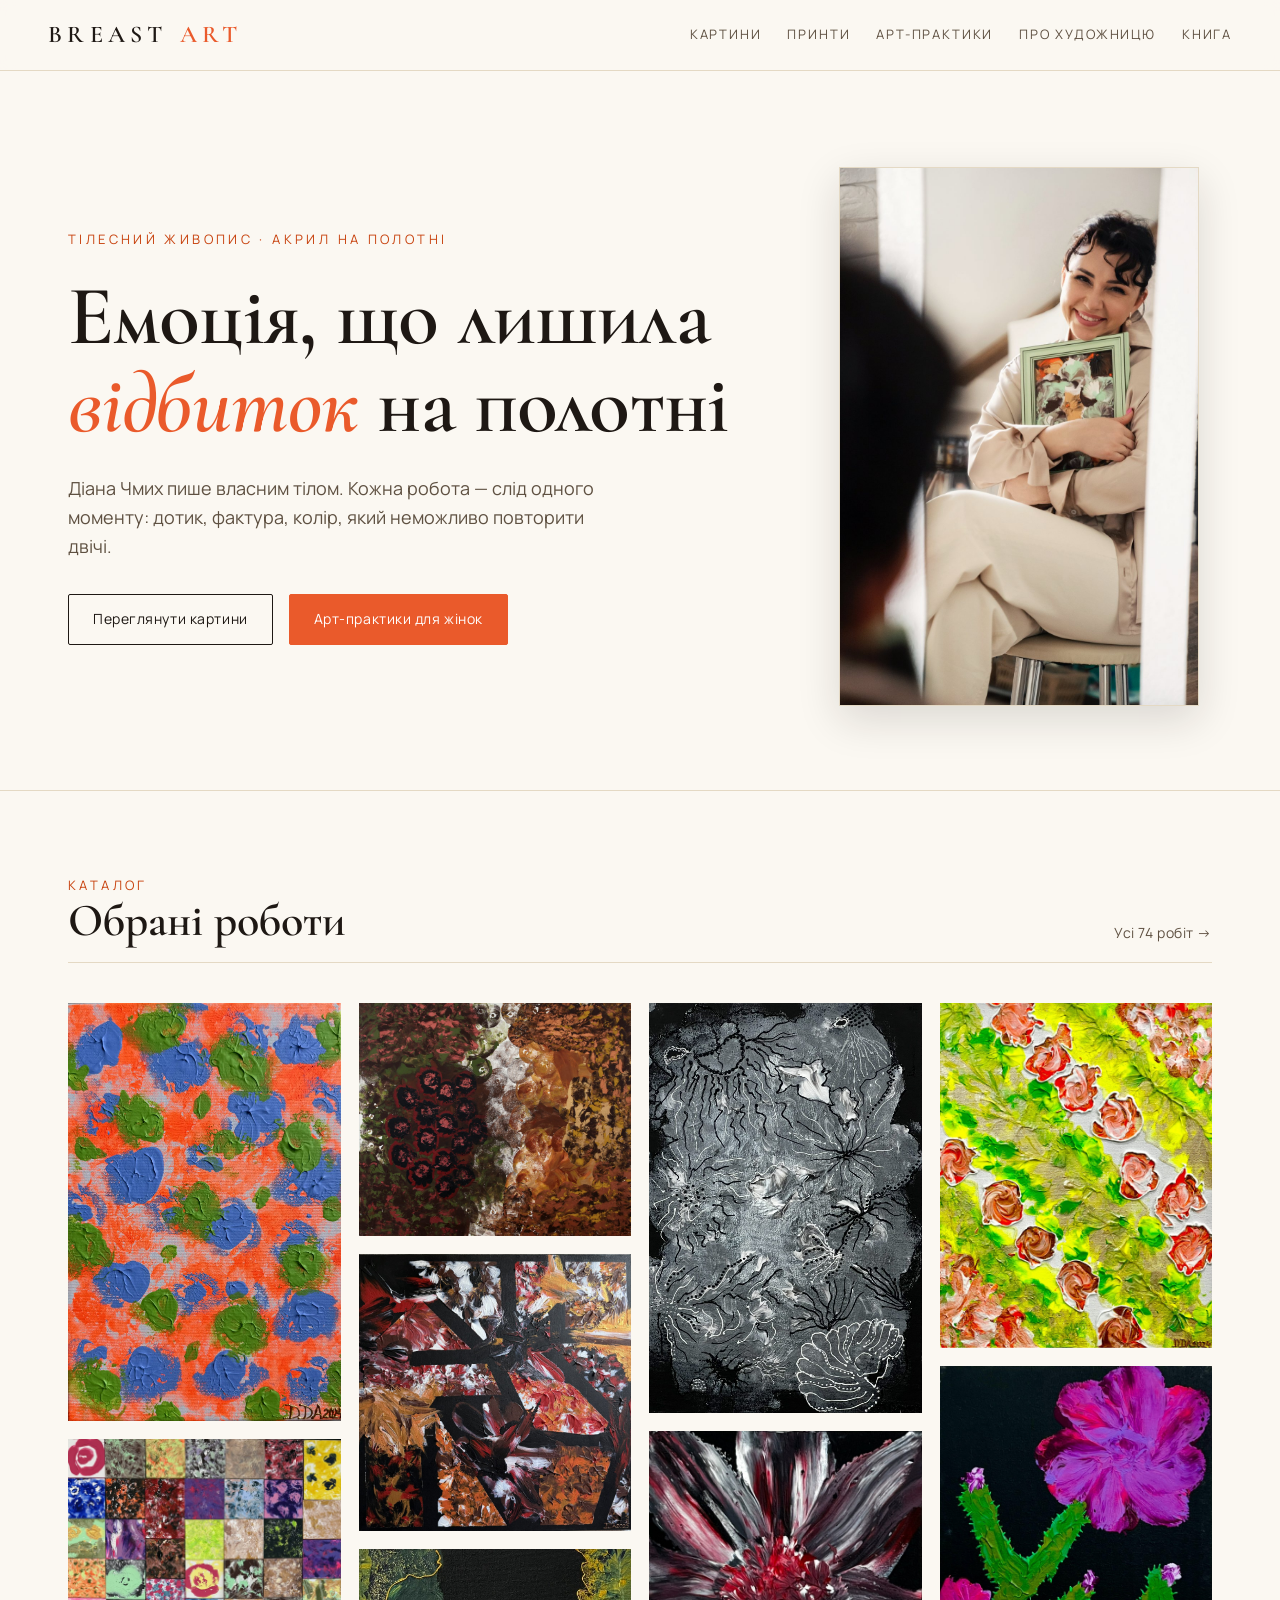
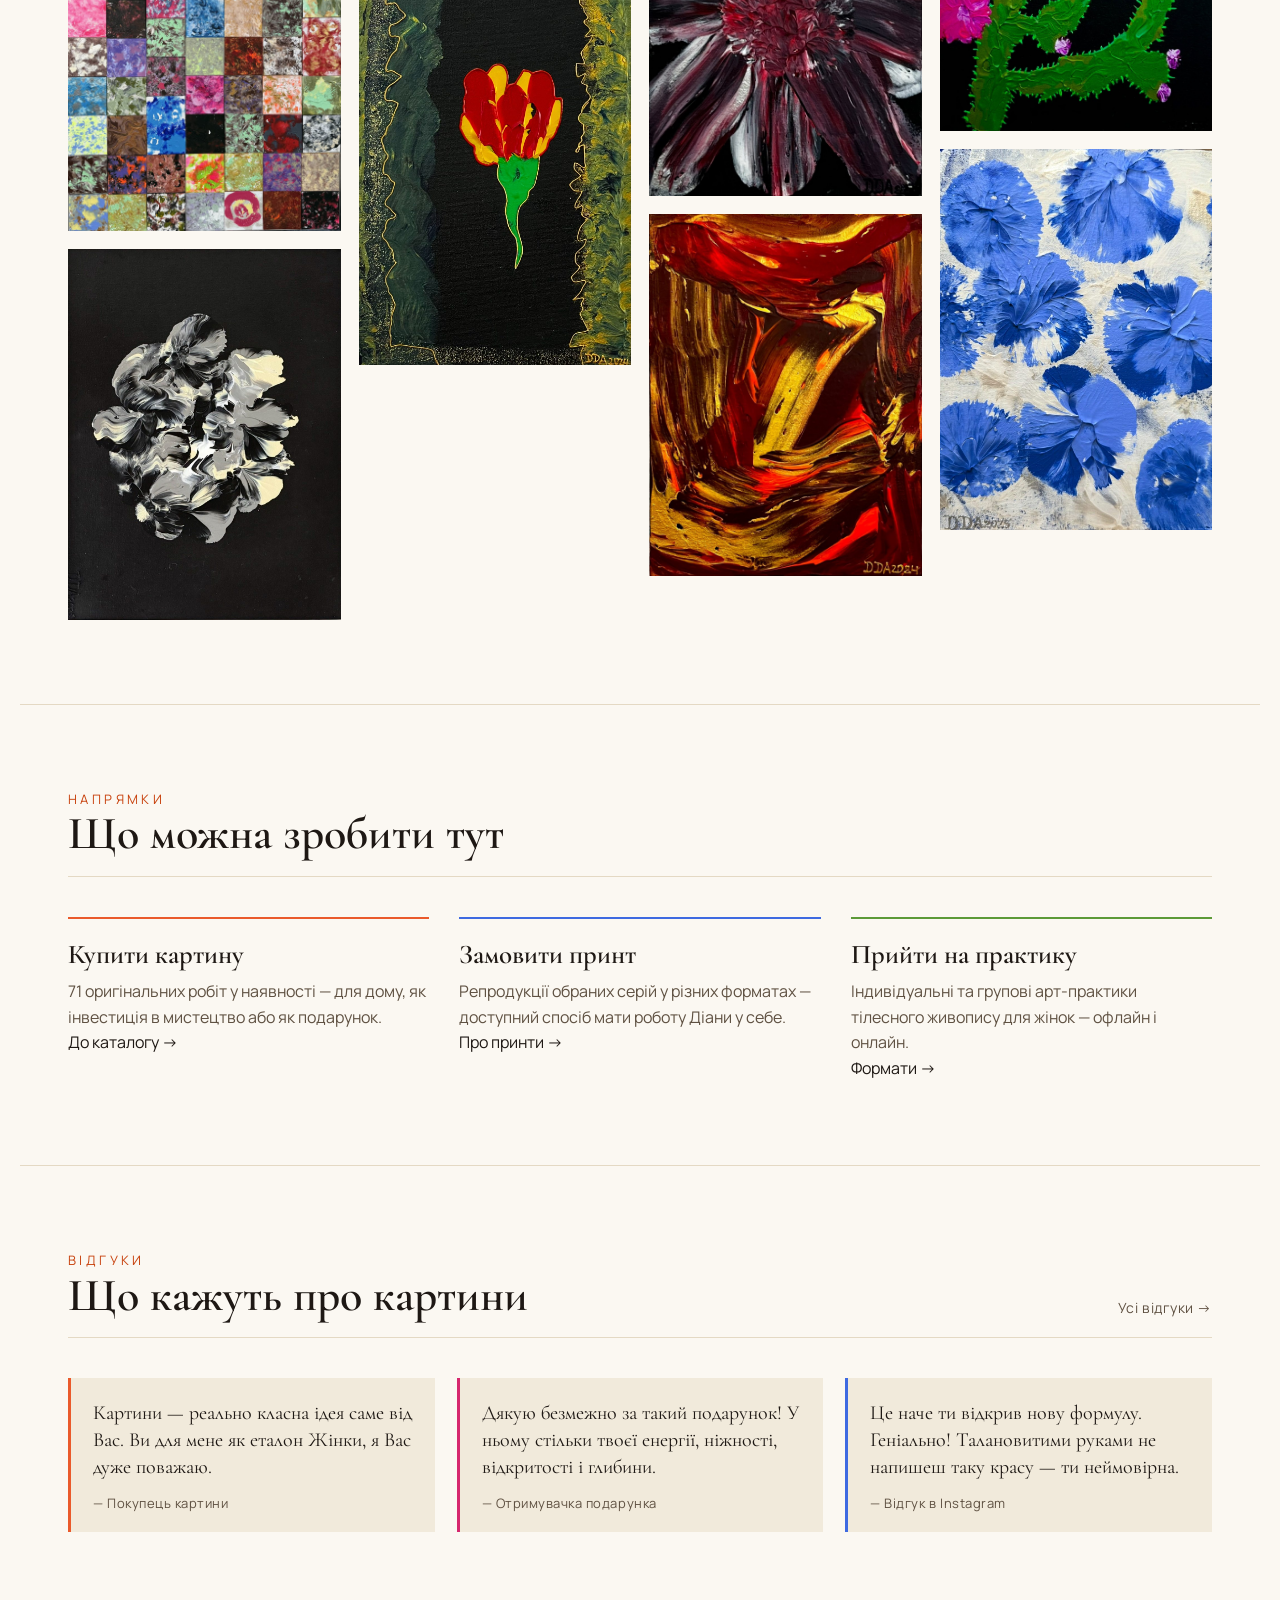
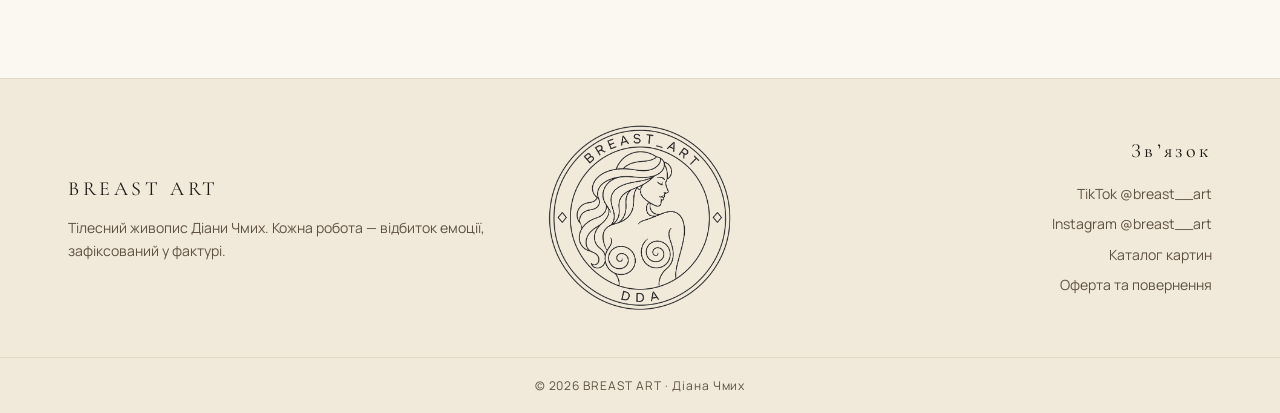
<file: index.html>
<!DOCTYPE html>
<html lang="uk">
<head>
<meta charset="utf-8">
<meta name="viewport" content="width=device-width, initial-scale=1">
<title>BREAST ART — тілесний живопис Діани Чмих</title>
<meta name="description" content="Тілесний живопис Діани Чмих — оригінальні картини, принти та арт-практики.">
<link rel="preconnect" href="https://fonts.googleapis.com">
<link rel="preconnect" href="https://fonts.gstatic.com" crossorigin>
<link href="https://fonts.googleapis.com/css2?family=Cormorant+Garamond:ital,wght@0,500;0,600;1,500&family=Manrope:wght@400;500;600;700&display=swap" rel="stylesheet">
<link rel="stylesheet" href="assets/css/styles.css">

</head>
<body>
<header class="site-head">
  <a class="brand" href="index.html">BREAST<span>ART</span></a>
  <button class="nav-toggle" aria-label="Меню" aria-expanded="false"><span></span><span></span></button>
  <nav class="site-nav">
    <a href="paintings.html">Картини</a>
    <a href="prints.html">Принти</a>
    <a href="practice.html">Арт-практики</a>
    <a href="about.html">Про художницю</a>
    <a href="book.html">Книга</a>
  </nav>
</header>
<section class="hero">
  <div class="hero-inner">
    <div>
      <div class="eyebrow">Тілесний живопис · акрил на полотні</div>
      <h1>Емоція, що лишила <em>відбиток</em> на полотні</h1>
      <p class="lead">Діана Чмих пише власним тілом. Кожна робота — слід одного моменту: дотик, фактура, колір, який неможливо повторити двічі.</p>
      <div class="hero-actions">
        <a class="btn" href="paintings.html">Переглянути картини</a>
        <a class="btn gold" href="practice.html">Арт-практики для жінок</a>
      </div>
    </div>
    <div class="hero-photo"><img src="images/artist-hero.jpg" alt="Діана Чмих з власною роботою"></div>
  </div>
</section>

<section class="section wrap">
  <div class="section-head">
    <div><div class="eyebrow">Каталог</div><h2>Обрані роботи</h2></div>
    <a class="meta" href="paintings.html">Усі 74 робіт →</a>
  </div>
  <div class="strip"><a href="paintings.html"><img loading="lazy" src="images/ekspresiya-1.jpg" alt=""></a><a href="paintings.html"><img loading="lazy" src="images/mozaika-1.jpg" alt=""></a><a href="paintings.html"><img loading="lazy" src="images/tanets-1.jpg" alt=""></a><a href="paintings.html"><img loading="lazy" src="images/bolyuchyy-perehid.jpg" alt=""></a><a href="paintings.html"><img loading="lazy" src="images/haos-center.jpg" alt=""></a><a href="paintings.html"><img loading="lazy" src="images/narodzhennya-vognyu.jpg" alt=""></a><a href="paintings.html"><img loading="lazy" src="images/kvest-tiney.jpg" alt=""></a><a href="paintings.html"><img loading="lazy" src="images/syaivo-chervona.jpg" alt=""></a><a href="paintings.html"><img loading="lazy" src="images/grot-prystrasti.jpg" alt=""></a><a href="paintings.html"><img loading="lazy" src="images/stezhky-zhyttya.jpg" alt=""></a><a href="paintings.html"><img loading="lazy" src="images/oko-pusteli.jpg" alt=""></a><a href="paintings.html"><img loading="lazy" src="images/vyhory.jpg" alt=""></a></div>
</section>

<section class="section wrap" style="border-top:1px solid var(--line)">
  <div class="section-head"><div><div class="eyebrow">Напрямки</div><h2>Що можна зробити тут</h2></div></div>
  <div class="series-list" style="grid-template-columns:repeat(3,1fr);gap:30px">
    <article><h3>Купити картину</h3><p>71 оригінальних робіт у наявності — для дому, як інвестиція в мистецтво або як подарунок.</p><a class="meta" href="paintings.html">До каталогу →</a></article>
    <article><h3>Замовити принт</h3><p>Репродукції обраних серій у різних форматах — доступний спосіб мати роботу Діани у себе.</p><a class="meta" href="prints.html">Про принти →</a></article>
    <article><h3>Прийти на практику</h3><p>Індивідуальні та групові арт-практики тілесного живопису для жінок — офлайн і онлайн.</p><a class="meta" href="practice.html">Формати →</a></article>
  </div>
</section>

<section class="section wrap" style="border-top:1px solid var(--line)">
  <div class="section-head"><div><div class="eyebrow">Відгуки</div><h2>Що кажуть про картини</h2></div>
    <a class="meta" href="paintings.html#reviews">Усі відгуки →</a></div>
  <div class="qreviews">
    <figure class="qreview"><blockquote>Картини — реально класна ідея саме від Вас. Ви для мене як еталон Жінки, я Вас дуже поважаю.</blockquote><figcaption>— Покупець картини</figcaption></figure>
    <figure class="qreview"><blockquote>Дякую безмежно за такий подарунок! У ньому стільки твоєї енергії, ніжності, відкритості і глибини.</blockquote><figcaption>— Отримувачка подарунка</figcaption></figure>
    <figure class="qreview"><blockquote>Це наче ти відкрив нову формулу. Геніально! Талановитими руками не напишеш таку красу — ти неймовірна.</blockquote><figcaption>— Відгук в Instagram</figcaption></figure>
  </div>
</section>
<footer class="site-foot">
  <div class="foot-main">
    <div class="foot-left"><span class="f-h">BREAST ART</span><p>Тілесний живопис Діани Чмих. Кожна робота — відбиток емоції, зафіксований у фактурі.</p></div>
    <div class="foot-logo"><img class="stamp" src="assets/img/stamp.png" alt="BREAST ART · DDA — Діана Чмих"></div>
    <div class="foot-right"><span class="f-h">Звʼязок</span>
      <a href="https://www.tiktok.com/@breast__art" target="_blank" rel="noopener">TikTok @breast__art</a>
      <a href="https://www.instagram.com/breast__art/" target="_blank" rel="noopener">Instagram @breast__art</a>
      <a href="paintings.html">Каталог картин</a>
      <a href="offer.html">Оферта та повернення</a>
    </div>
  </div>
  <div class="foot-base"><span>© 2026 BREAST ART · Діана Чмих</span></div>
</footer>
<script src="assets/js/site.js" defer></script>

</body>
</html>
</file>
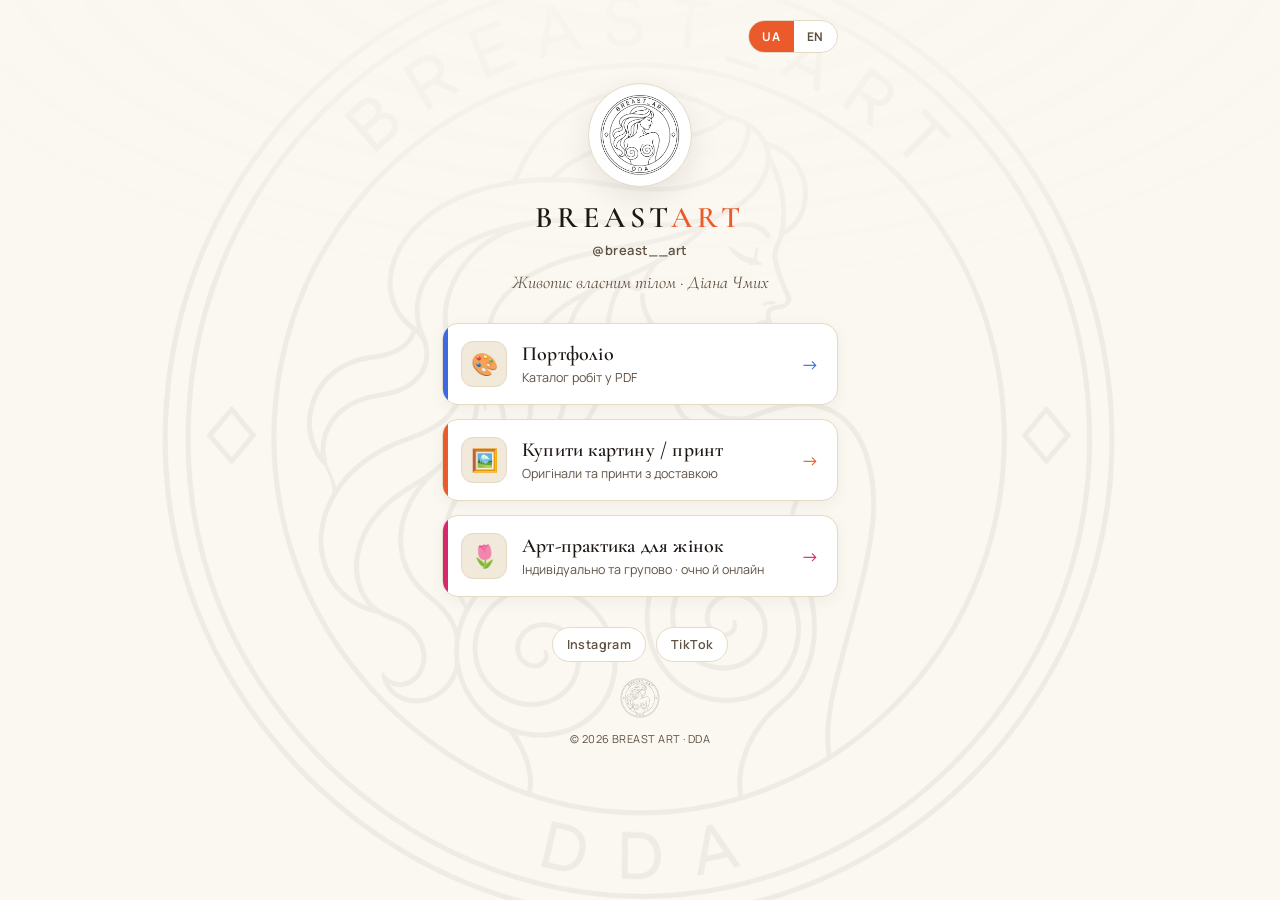
<file: links/index.html>
<!DOCTYPE html>
<html lang="uk">
<head>
<meta charset="utf-8">
<meta name="viewport" content="width=device-width, initial-scale=1, viewport-fit=cover">
<title>Усі посилання — BREAST ART</title>
<meta name="description" content="Усі посилання BREAST ART: портфоліо, купити картину або принт, запис на жіночу арт-практику. Живопис власним тілом — Діана Чмих.">
<meta name="theme-color" content="#FBF8F2">

<meta property="og:type" content="website">
<meta property="og:title" content="BREAST ART — усі посилання">
<meta property="og:description" content="Портфоліо · Купити картину/принт · Жіноча арт-практика">
<meta property="og:url" content="https://breastart.github.io/links/">
<meta property="og:image" content="https://breastart.github.io/images/artist-hero.jpg">
<meta name="twitter:card" content="summary_large_image">

<link rel="icon" href="https://breastart.github.io/assets/img/stamp.png">
<link rel="preconnect" href="https://fonts.googleapis.com">
<link rel="preconnect" href="https://fonts.gstatic.com" crossorigin>
<link href="https://fonts.googleapis.com/css2?family=Cormorant+Garamond:ital,wght@0,500;0,600;1,500&family=Manrope:wght@400;500;600;700&display=swap" rel="stylesheet">

<style>
  :root{
    --ink:#1E1814; --ink-soft:#5f5142; --field:#FBF8F2; --field-2:#F1EADB;
    --line:#E4D9C4; --gold:#B08D57;
    --c1:#EA5A2B; --c2:#3E6AE1; --c4:#D6286E;
    --max:440px;
  }
  *{box-sizing:border-box;}
  html,body{margin:0;}
  body{
    font-family:"Manrope",system-ui,sans-serif; color:var(--ink);
    background:var(--field); min-height:100svh;
    -webkit-font-smoothing:antialiased; display:flex; justify-content:center;
  }
  body::before{
    content:""; position:fixed; inset:0; z-index:0; pointer-events:none;
    background:
      radial-gradient(120% 80% at 50% -10%, var(--field-2) 0%, transparent 60%),
      url("https://breastart.github.io/assets/img/stamp.png") center 62% / 78% no-repeat;
    opacity:.05;
  }
  .hub{
    position:relative; z-index:1; width:100%; max-width:var(--max);
    padding:20px 22px calc(40px + env(safe-area-inset-bottom));
    display:flex; flex-direction:column; gap:30px;
  }

  /* перемикач мови — як на /shop і /practice */
  .topbar{ display:flex; justify-content:flex-end; }
  .lang-switch{
    display:inline-flex; border:1px solid var(--line); border-radius:999px;
    background:#fff; overflow:hidden;
  }
  .lang-switch button{
    font-family:"Manrope",sans-serif; font-size:12px; font-weight:700;
    letter-spacing:.06em; padding:7px 13px; border:0; background:transparent;
    color:var(--ink-soft); cursor:pointer; transition:color .15s, background .15s;
  }
  .lang-switch button[aria-pressed="true"]{ background:var(--c1); color:#fff; }

  .head{ text-align:center; }
  .head .mark{
    width:104px; height:104px; margin:0 auto 16px;
    border:1px solid var(--line); border-radius:50%;
    background:#fff url("https://breastart.github.io/assets/img/stamp.png") center/80% no-repeat;
    box-shadow:0 10px 30px rgba(30,24,20,.09);
  }
  .wordmark{ font-family:"Cormorant Garamond",serif; font-weight:600; letter-spacing:.16em; font-size:30px; line-height:1; margin:0; }
  .wordmark span{ color:var(--c1); }
  .handle{ margin:8px 0 0; font-size:13px; font-weight:600; letter-spacing:.04em; color:var(--ink-soft); }
  .tagline{ margin:12px 0 0; font-family:"Cormorant Garamond",serif; font-style:italic; font-size:18px; color:var(--ink-soft); }

  .links{ display:flex; flex-direction:column; gap:14px; }
  .tile{
    --bar:var(--c1); position:relative; display:flex; align-items:center; gap:15px;
    padding:17px 18px; background:#fff; color:var(--ink); text-decoration:none;
    border:1px solid var(--line); border-radius:16px; box-shadow:0 4px 16px rgba(30,24,20,.05);
    overflow:hidden; transition:transform .18s ease, box-shadow .18s ease, border-color .18s ease;
  }
  .tile::before{ content:""; position:absolute; left:0; top:0; bottom:0; width:5px; background:var(--bar); transition:width .18s ease; }
  .tile:nth-child(1){ --bar:var(--c2); }
  .tile:nth-child(2){ --bar:var(--c1); }
  .tile:nth-child(3){ --bar:var(--c4); }
  .tile .ico{ flex:0 0 auto; width:46px; height:46px; display:grid; place-items:center; font-size:22px; background:var(--field-2); border-radius:12px; border:1px solid var(--line); }
  .tile .txt{ flex:1 1 auto; min-width:0; }
  .tile .t1{ display:block; font-family:"Cormorant Garamond",serif; font-weight:600; font-size:20px; line-height:1.15; letter-spacing:.01em; }
  .tile .t2{ display:block; font-size:12.5px; color:var(--ink-soft); margin-top:3px; }
  .tile .arr{ flex:0 0 auto; color:var(--bar); transition:transform .18s ease; font-size:18px; line-height:1; }
  .tile:hover, .tile:focus-visible{ transform:translateY(-2px); box-shadow:0 10px 26px rgba(30,24,20,.10); border-color:var(--bar); outline:none; }
  .tile:hover::before, .tile:focus-visible::before{ width:8px; }
  .tile:hover .arr, .tile:focus-visible .arr{ transform:translateX(4px); }
  .tile:focus-visible{ box-shadow:0 0 0 3px color-mix(in srgb, var(--bar) 35%, transparent), 0 10px 26px rgba(30,24,20,.10); }

  .foot{ text-align:center; }
  .social{ display:flex; justify-content:center; gap:10px; margin-bottom:16px; }
  .social a{ font-size:12.5px; font-weight:600; letter-spacing:.03em; color:var(--ink-soft); text-decoration:none; padding:8px 14px; border:1px solid var(--line); border-radius:999px; background:#fff; transition:color .18s ease, border-color .18s ease; }
  .social a:hover{ color:var(--c1); border-color:var(--c1); }
  .foot .stamp{ width:40px; opacity:.5; }
  .copy{ margin:8px 0 0; font-size:11px; color:var(--ink-soft); letter-spacing:.04em; }

  @media (prefers-reduced-motion:no-preference){
    .head,.tile,.foot{ animation:rise .5s ease both; }
    .tile:nth-child(1){ animation-delay:.06s; }
    .tile:nth-child(2){ animation-delay:.12s; }
    .tile:nth-child(3){ animation-delay:.18s; }
    .foot{ animation-delay:.24s; }
    @keyframes rise{ from{opacity:0; transform:translateY(10px);} to{opacity:1; transform:none;} }
  }
</style>
</head>
<body>
  <main class="hub">

    <div class="topbar">
      <span class="lang-switch" role="group" aria-label="Language">
        <button data-lang="uk" aria-pressed="true">UA</button>
        <button data-lang="en" aria-pressed="false">EN</button>
      </span>
    </div>

    <header class="head">
      <div class="mark" role="img" aria-label="BREAST ART"></div>
      <p class="wordmark">BREAST<span>ART</span></p>
      <p class="handle">@breast__art</p>
      <p class="tagline" data-uk="Живопис власним тілом · Діана Чмих" data-en="Body painting · Diana Chmykh">Живопис власним тілом · Діана Чмих</p>
    </header>

    <nav class="links" aria-label="Links">

      <a class="tile" data-ext href="https://drive.google.com/file/d/1QR0rcWlmf6NVr_5ZO3kEf2W-CyWT6Vb5/view?usp=sharing" target="_blank" rel="noopener">
        <span class="ico" aria-hidden="true">🎨</span>
        <span class="txt">
          <span class="t1" data-uk="Портфоліо" data-en="Portfolio">Портфоліо</span>
          <span class="t2" data-uk="Каталог робіт у PDF" data-en="Catalogue of works (PDF)">Каталог робіт у PDF</span>
        </span>
        <span class="arr" aria-hidden="true">→</span>
      </a>

      <a class="tile" data-base="https://breastart.github.io/shop" href="https://breastart.github.io/shop">
        <span class="ico" aria-hidden="true">🖼️</span>
        <span class="txt">
          <span class="t1" data-uk="Купити картину / принт" data-en="Buy a painting / print">Купити картину / принт</span>
          <span class="t2" data-uk="Оригінали та принти з доставкою" data-en="Originals &amp; prints, with delivery">Оригінали та принти з доставкою</span>
        </span>
        <span class="arr" aria-hidden="true">→</span>
      </a>

      <a class="tile" data-base="https://breastart.github.io/practice" href="https://breastart.github.io/practice">
        <span class="ico" aria-hidden="true">🌷</span>
        <span class="txt">
          <span class="t1" data-uk="Арт-практика для жінок" data-en="Women&rsquo;s art practice">Арт-практика для жінок</span>
          <span class="t2" data-uk="Індивідуально та групово · очно й онлайн" data-en="Private &amp; group · in studio or online">Індивідуально та групово · очно й онлайн</span>
        </span>
        <span class="arr" aria-hidden="true">→</span>
      </a>

    </nav>

    <footer class="foot">
      <div class="social">
        <a href="https://www.instagram.com/breast__art/" target="_blank" rel="noopener">Instagram</a>
        <a href="https://www.tiktok.com/@breast__art" target="_blank" rel="noopener">TikTok</a>
      </div>
      <img class="stamp" src="https://breastart.github.io/assets/img/stamp.png" alt="BREAST ART · DDA — Діана Чмих">
      <p class="copy">© <span id="y"></span> BREAST ART · DDA</p>
    </footer>

  </main>

  <script>
    document.getElementById('y').textContent = new Date().getFullYear();

    var KEY = 'ba_lang';
    var params = new URLSearchParams(location.search);
    var lang = params.get('lang') || localStorage.getItem(KEY) ||
               ((navigator.language||'').slice(0,2) === 'uk' ? 'uk' : 'uk'); // дефолт — українська

    function apply(l){
      lang = (l === 'en') ? 'en' : 'uk';
      localStorage.setItem(KEY, lang);
      document.documentElement.lang = (lang === 'uk') ? 'uk' : 'en';

      document.querySelectorAll('[data-uk]').forEach(function(el){
        var v = el.getAttribute('data-' + lang);
        if (v != null) el.innerHTML = v;
      });
      document.querySelectorAll('.lang-switch button').forEach(function(b){
        b.setAttribute('aria-pressed', b.getAttribute('data-lang') === lang ? 'true' : 'false');
      });
      // переносимо мову на внутрішні підсайти через ?lang=
      document.querySelectorAll('.tile[data-base]').forEach(function(a){
        a.setAttribute('href', a.getAttribute('data-base') + '?lang=' + lang);
      });
    }

    document.querySelectorAll('.lang-switch button').forEach(function(b){
      b.addEventListener('click', function(){ apply(b.getAttribute('data-lang')); });
    });

    apply(lang);
  </script>
</body>
</html>
</file>
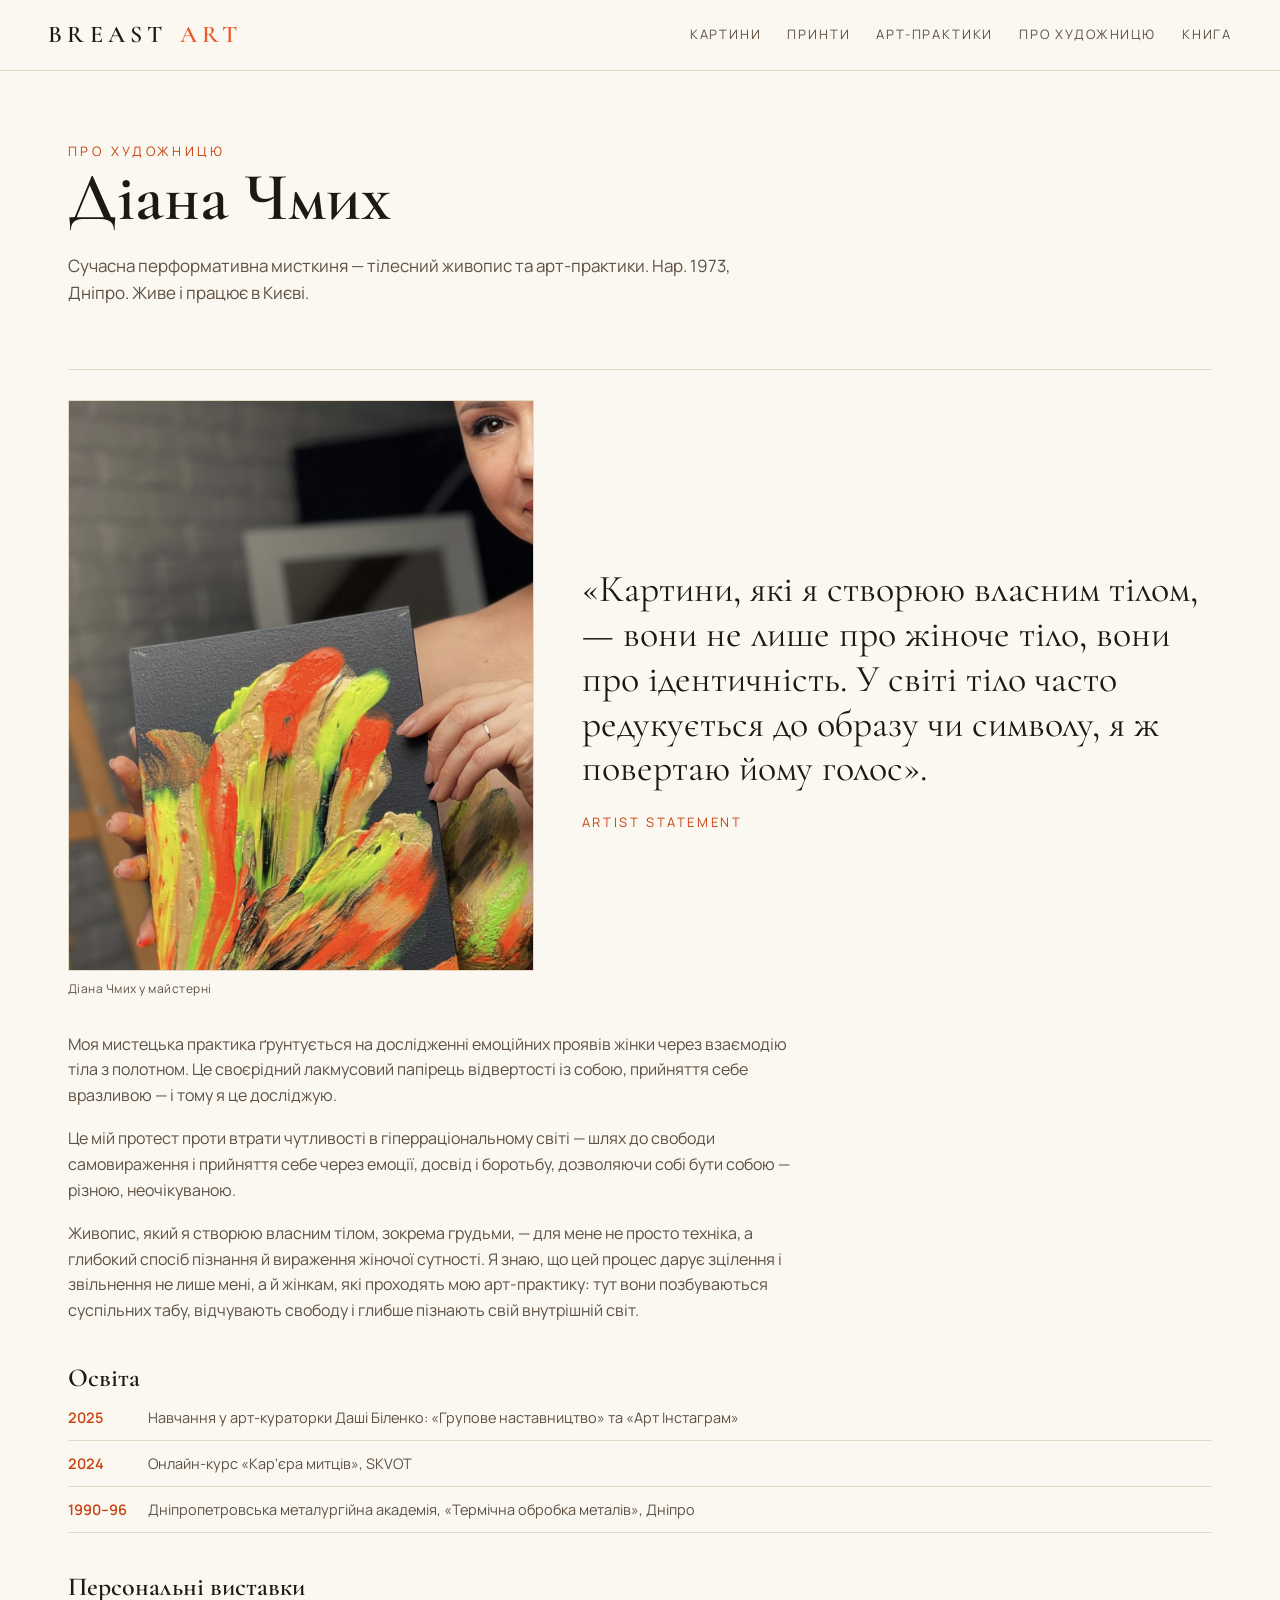
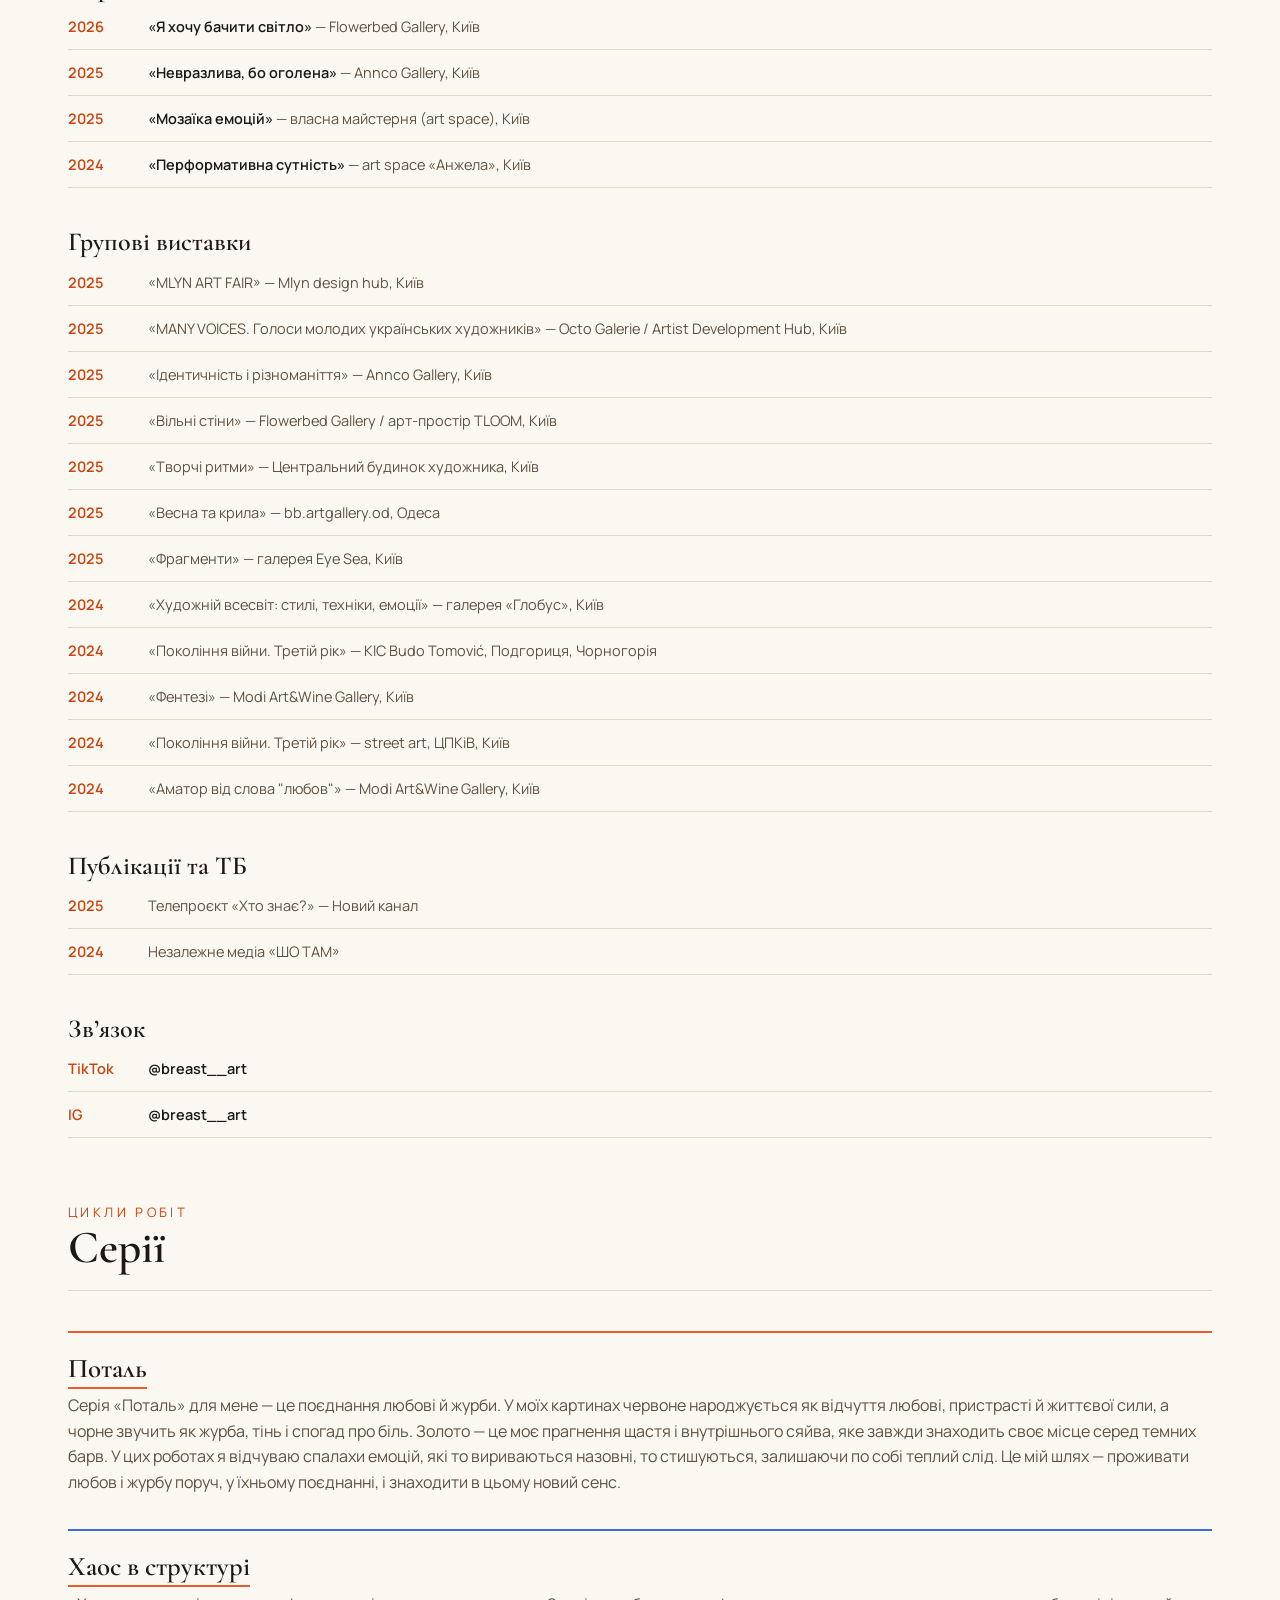
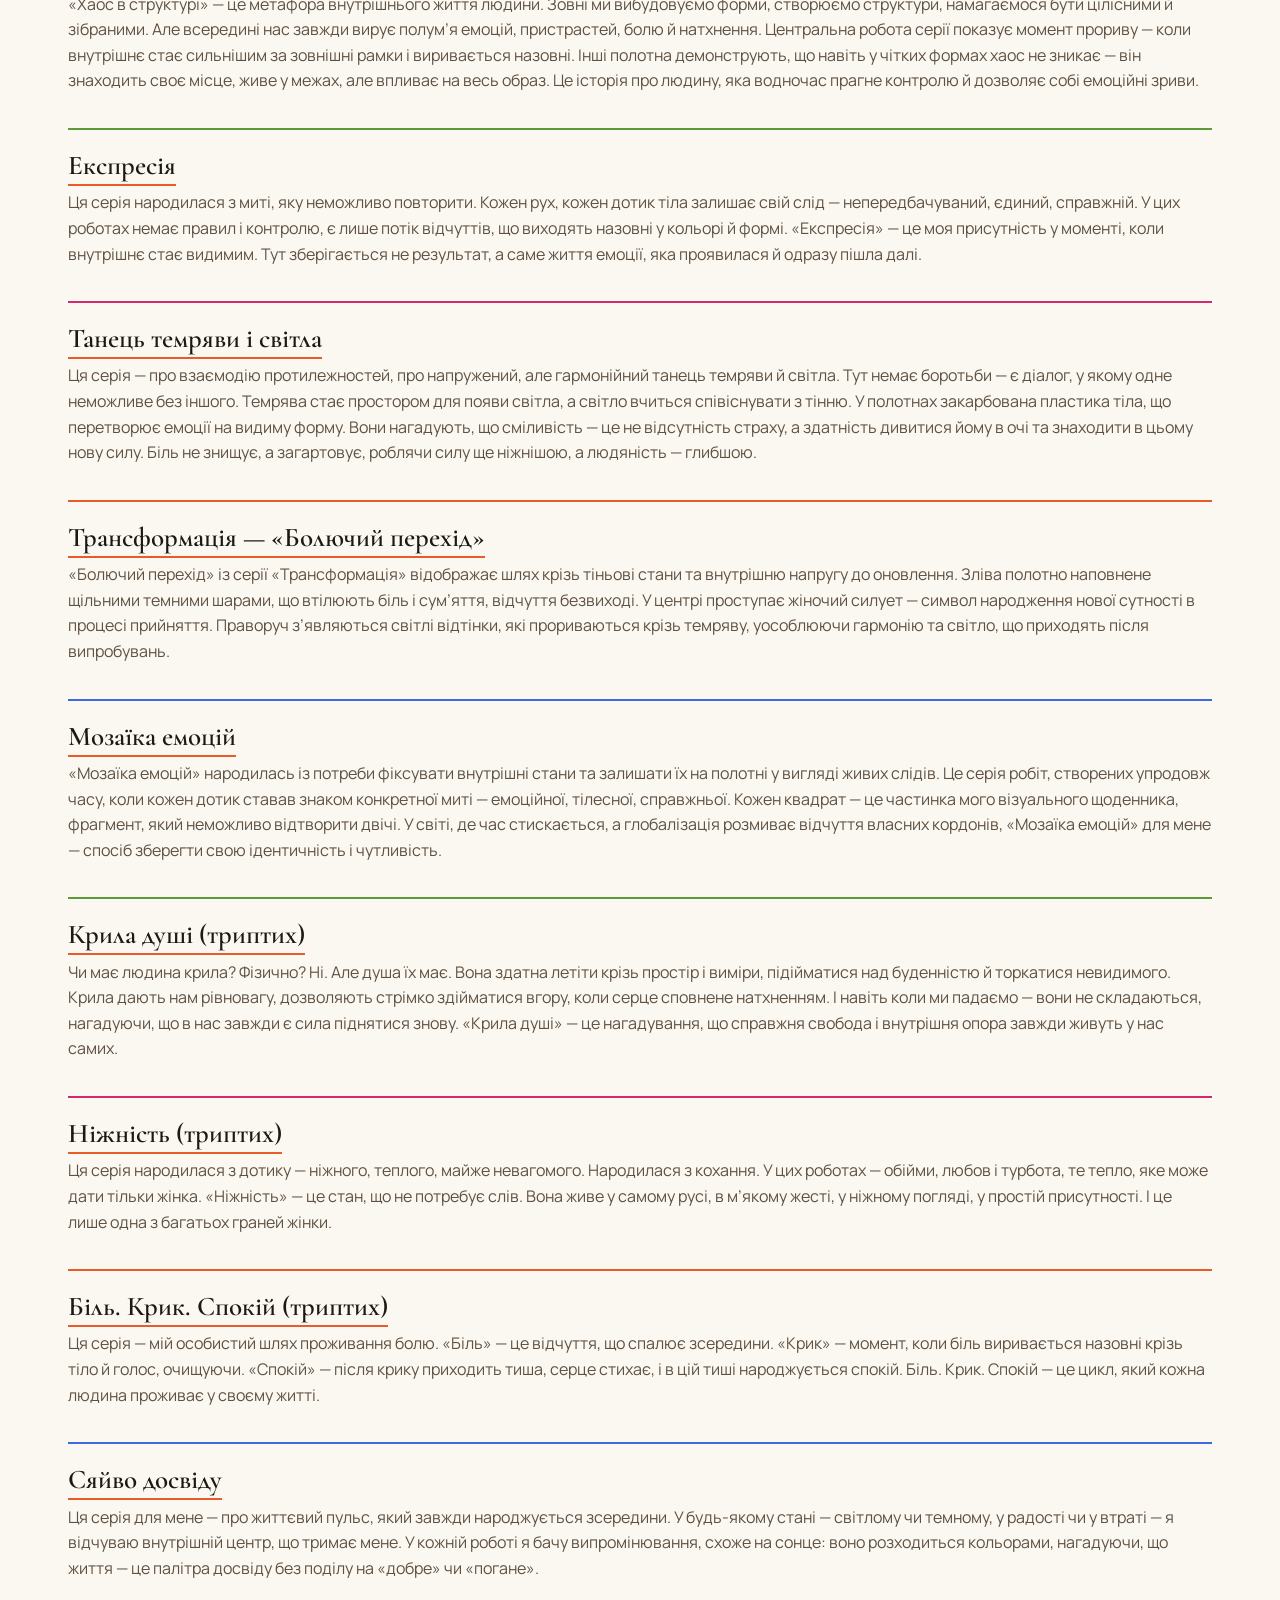
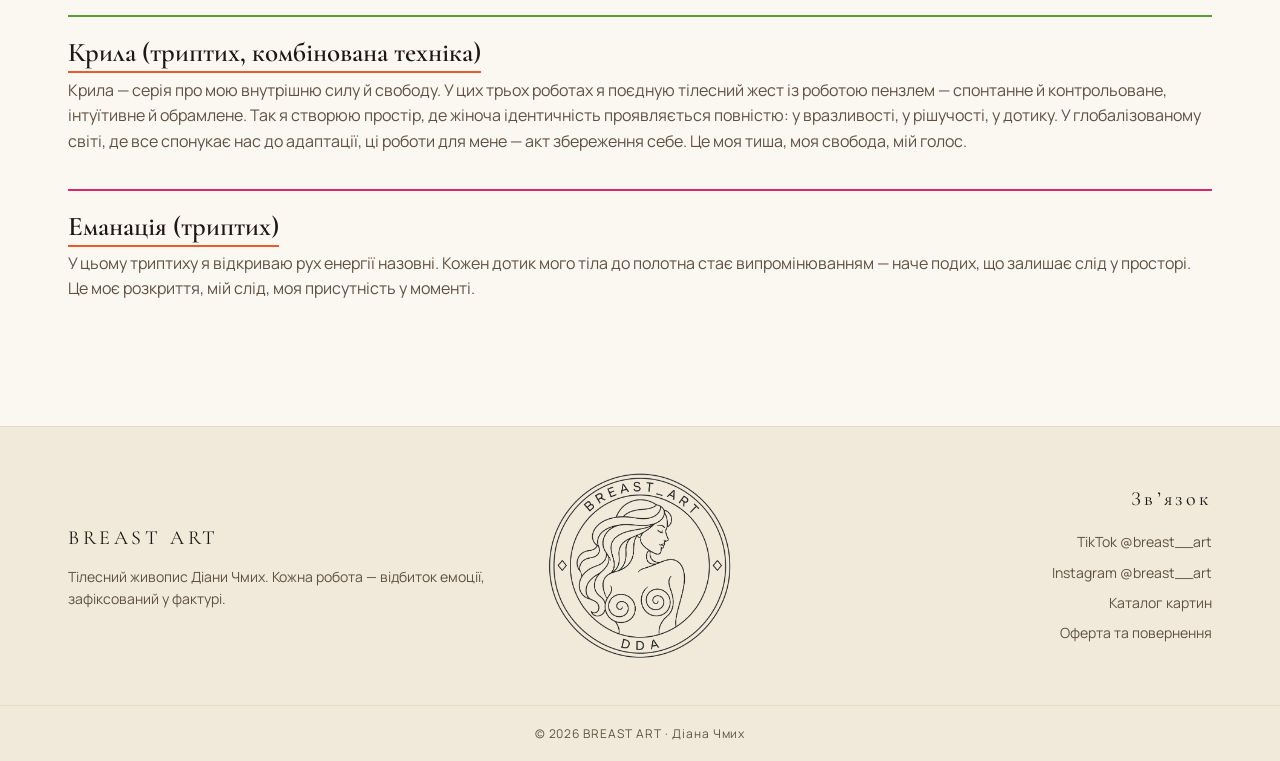
<file: about.html>
<!DOCTYPE html>
<html lang="uk">
<head>
<meta charset="utf-8">
<meta name="viewport" content="width=device-width, initial-scale=1">
<title>Про художницю — BREAST ART</title>
<meta name="description" content="Діана Чмих — перформативна мисткиня, тілесний живопис. Біографія, виставки, серії робіт.">
<link rel="preconnect" href="https://fonts.googleapis.com">
<link rel="preconnect" href="https://fonts.gstatic.com" crossorigin>
<link href="https://fonts.googleapis.com/css2?family=Cormorant+Garamond:ital,wght@0,500;0,600;1,500&family=Manrope:wght@400;500;600;700&display=swap" rel="stylesheet">
<link rel="stylesheet" href="assets/css/styles.css">

</head>
<body>
<header class="site-head">
  <a class="brand" href="index.html">BREAST<span>ART</span></a>
  <button class="nav-toggle" aria-label="Меню" aria-expanded="false"><span></span><span></span></button>
  <nav class="site-nav">
    <a href="paintings.html">Картини</a>
    <a href="prints.html">Принти</a>
    <a href="practice.html">Арт-практики</a>
    <a href="about.html">Про художницю</a>
    <a href="book.html">Книга</a>
  </nav>
</header>
<div class="wrap page-head">
  <div class="eyebrow">Про художницю</div>
  <h1>Діана Чмих</h1>
  <p class="intro">Сучасна перформативна мисткиня — тілесний живопис та арт-практики. Нар. 1973, Дніпро. Живе і працює в Києві.</p>
</div>

<div class="wrap section" style="padding-top:46px">
  <div class="about-intro">
    <figure class="portrait">
      <img src="images/artist-studio.jpg" alt="Діана Чмих у майстерні з власною роботою">
      <figcaption>Діана Чмих у майстерні</figcaption>
    </figure>
    <blockquote class="lead-quote">
      «Картини, які я створюю власним тілом, — вони не лише про жіноче тіло, вони про ідентичність. У світі тіло часто редукується до образу чи символу, я ж повертаю йому голос».
      <span class="by">Artist statement</span>
    </blockquote>
  </div>
  <div class="prose" style="margin:34px 0 0;max-width:46em">
      <p>Моя мистецька практика ґрунтується на дослідженні емоційних проявів жінки через взаємодію тіла з полотном. Це своєрідний лакмусовий папірець відвертості із собою, прийняття себе вразливою — і тому я це досліджую.</p>
      <p>Це мій протест проти втрати чутливості в гіперраціональному світі — шлях до свободи самовираження і прийняття себе через емоції, досвід і боротьбу, дозволяючи собі бути собою — різною, неочікуваною.</p>
      <p>Живопис, який я створюю власним тілом, зокрема грудьми, — для мене не просто техніка, а глибокий спосіб пізнання й вираження жіночої сутності. Я знаю, що цей процес дарує зцілення і звільнення не лише мені, а й жінкам, які проходять мою арт-практику: тут вони позбуваються суспільних табу, відчувають свободу і глибше пізнають свій внутрішній світ.</p>
  </div>

  <div class="cv-block">
    <h2>Освіта</h2>
    <div class="cv"><div class="cv-row"><span class="yr">2025</span><span class="ev">Навчання у арт-кураторки Даші Біленко: «Групове наставництво» та «Арт Інстаграм»</span></div><div class="cv-row"><span class="yr">2024</span><span class="ev">Онлайн-курс «Кар'єра митців», SKVOT</span></div><div class="cv-row"><span class="yr">1990–96</span><span class="ev">Дніпропетровська металургійна академія, «Термічна обробка металів», Дніпро</span></div></div>
  </div>

  <div class="cv-block">
    <h2>Персональні виставки</h2>
    <div class="cv"><div class="cv-row"><span class="yr">2026</span><span class="ev"><b>«Я хочу бачити світло»</b> — Flowerbed Gallery, Київ</span></div><div class="cv-row"><span class="yr">2025</span><span class="ev"><b>«Невразлива, бо оголена»</b> — Annco Gallery, Київ</span></div><div class="cv-row"><span class="yr">2025</span><span class="ev"><b>«Мозаїка емоцій»</b> — власна майстерня (art space), Київ</span></div><div class="cv-row"><span class="yr">2024</span><span class="ev"><b>«Перформативна сутність»</b> — art space «Анжела», Київ</span></div></div>
  </div>

  <div class="cv-block">
    <h2>Групові виставки</h2>
    <div class="cv"><div class="cv-row"><span class="yr">2025</span><span class="ev">«MLYN ART FAIR» — Mlyn design hub, Київ</span></div><div class="cv-row"><span class="yr">2025</span><span class="ev">«MANY VOICES. Голоси молодих українських художників» — Octo Galerie / Artist Development Hub, Київ</span></div><div class="cv-row"><span class="yr">2025</span><span class="ev">«Ідентичність і різноманіття» — Annco Gallery, Київ</span></div><div class="cv-row"><span class="yr">2025</span><span class="ev">«Вільні стіни» — Flowerbed Gallery / арт-простір TLOOM, Київ</span></div><div class="cv-row"><span class="yr">2025</span><span class="ev">«Творчі ритми» — Центральний будинок художника, Київ</span></div><div class="cv-row"><span class="yr">2025</span><span class="ev">«Весна та крила» — bb.artgallery.od, Одеса</span></div><div class="cv-row"><span class="yr">2025</span><span class="ev">«Фрагменти» — галерея Eye Sea, Київ</span></div><div class="cv-row"><span class="yr">2024</span><span class="ev">«Художній всесвіт: стилі, техніки, емоції» — галерея «Глобус», Київ</span></div><div class="cv-row"><span class="yr">2024</span><span class="ev">«Покоління війни. Третій рік» — KIC Budo Tomović, Подгориця, Чорногорія</span></div><div class="cv-row"><span class="yr">2024</span><span class="ev">«Фентезі» — Modi Art&amp;Wine Gallery, Київ</span></div><div class="cv-row"><span class="yr">2024</span><span class="ev">«Покоління війни. Третій рік» — street art, ЦПКіВ, Київ</span></div><div class="cv-row"><span class="yr">2024</span><span class="ev">«Аматор від слова "любов"» — Modi Art&amp;Wine Gallery, Київ</span></div></div>
  </div>

  <div class="cv-block">
    <h2>Публікації та ТБ</h2>
    <div class="cv"><div class="cv-row"><span class="yr">2025</span><span class="ev">Телепроєкт «Хто знає?» — Новий канал</span></div><div class="cv-row"><span class="yr">2024</span><span class="ev">Незалежне медіа «ШО ТАМ»</span></div></div>
  </div>

  <div class="cv-block">
    <h2>Звʼязок</h2>
    <div class="cv">
      <div class="cv-row"><span class="yr">TikTok</span><span class="ev"><a href="https://www.tiktok.com/@breast__art" target="_blank" rel="noopener"><b>@breast__art</b></a></span></div>
      <div class="cv-row"><span class="yr">IG</span><span class="ev"><a href="https://www.instagram.com/breast__art/" target="_blank" rel="noopener"><b>@breast__art</b></a></span></div>
    </div>
  </div>

  <div class="section-head" style="margin-top:64px"><div><div class="eyebrow">Цикли робіт</div><h2>Серії</h2></div></div>
  <div class="series-list"><article><h3><a href="paintings.html?series=%D0%9F%D0%BE%D1%82%D0%B0%D0%BB%D1%8C">Поталь</a></h3><p>Серія «Поталь» для мене — це поєднання любові й журби. У моїх картинах червоне народжується як відчуття любові, пристрасті й життєвої сили, а чорне звучить як журба, тінь і спогад про біль. Золото — це моє прагнення щастя і внутрішнього сяйва, яке завжди знаходить своє місце серед темних барв. У цих роботах я відчуваю спалахи емоцій, які то вириваються назовні, то стишуються, залишаючи по собі теплий слід. Це мій шлях — проживати любов і журбу поруч, у їхньому поєднанні, і знаходити в цьому новий сенс.</p></article><article><h3><a href="paintings.html?series=%D0%A5%D0%B0%D0%BE%D1%81%20%D0%B2%20%D1%81%D1%82%D1%80%D1%83%D0%BA%D1%82%D1%83%D1%80%D1%96">Хаос в структурі</a></h3><p>«Хаос в структурі» — це метафора внутрішнього життя людини. Зовні ми вибудовуємо форми, створюємо структури, намагаємося бути цілісними й зібраними. Але всередині нас завжди вирує полум’я емоцій, пристрастей, болю й натхнення. Центральна робота серії показує момент прориву — коли внутрішнє стає сильнішим за зовнішні рамки і виривається назовні. Інші полотна демонструють, що навіть у чітких формах хаос не зникає — він знаходить своє місце, живе у межах, але впливає на весь образ. Це історія про людину, яка водночас прагне контролю й дозволяє собі емоційні зриви.</p></article><article><h3><a href="paintings.html?series=%D0%95%D0%BA%D1%81%D0%BF%D1%80%D0%B5%D1%81%D1%96%D1%8F">Експресія</a></h3><p>Ця серія народилася з миті, яку неможливо повторити. Кожен рух, кожен дотик тіла залишає свій слід — непередбачуваний, єдиний, справжній. У цих роботах немає правил і контролю, є лише потік відчуттів, що виходять назовні у кольорі й формі. «Експресія» — це моя присутність у моменті, коли внутрішнє стає видимим. Тут зберігається не результат, а саме життя емоції, яка проявилася й одразу пішла далі.</p></article><article><h3><a href="paintings.html?series=%D0%A2%D0%B0%D0%BD%D0%B5%D1%86%D1%8C%20%D1%82%D0%B5%D0%BC%D1%80%D1%8F%D0%B2%D0%B8%20%D1%96%20%D1%81%D0%B2%D1%96%D1%82%D0%BB%D0%B0">Танець темряви і світла</a></h3><p>Ця серія — про взаємодію протилежностей, про напружений, але гармонійний танець темряви й світла. Тут немає боротьби — є діалог, у якому одне неможливе без іншого. Темрява стає простором для появи світла, а світло вчиться співіснувати з тінню. У полотнах закарбована пластика тіла, що перетворює емоції на видиму форму. Вони нагадують, що сміливість — це не відсутність страху, а здатність дивитися йому в очі та знаходити в цьому нову силу. Біль не знищує, а загартовує, роблячи силу ще ніжнішою, а людяність — глибшою.</p></article><article><h3><a href="paintings.html?series=%D0%A2%D1%80%D0%B0%D0%BD%D1%81%D1%84%D0%BE%D1%80%D0%BC%D0%B0%D1%86%D1%96%D1%8F">Трансформація — «Болючий перехід»</a></h3><p>«Болючий перехід» із серії «Трансформація» відображає шлях крізь тіньові стани та внутрішню напругу до оновлення. Зліва полотно наповнене щільними темними шарами, що втілюють біль і сум’яття, відчуття безвиході. У центрі проступає жіночий силует — символ народження нової сутності в процесі прийняття. Праворуч з’являються світлі відтінки, які прориваються крізь темряву, уособлюючи гармонію та світло, що приходять після випробувань.</p></article><article><h3><a href="paintings.html?series=%D0%9C%D0%BE%D0%B7%D0%B0%D1%97%D0%BA%D0%B0%20%D0%B5%D0%BC%D0%BE%D1%86%D1%96%D0%B9">Мозаїка емоцій</a></h3><p>«Мозаїка емоцій» народилась із потреби фіксувати внутрішні стани та залишати їх на полотні у вигляді живих слідів. Це серія робіт, створених упродовж часу, коли кожен дотик ставав знаком конкретної миті — емоційної, тілесної, справжньої. Кожен квадрат — це частинка мого візуального щоденника, фрагмент, який неможливо відтворити двічі. У світі, де час стискається, а глобалізація розмиває відчуття власних кордонів, «Мозаїка емоцій» для мене — спосіб зберегти свою ідентичність і чутливість.</p></article><article><h3><a href="paintings.html?series=%D0%9A%D1%80%D0%B8%D0%BB%D0%B0%20%D0%B4%D1%83%D1%88%D1%96%20%28%D1%82%D1%80%D0%B8%D0%BF%D1%82%D0%B8%D1%85%29">Крила душі (триптих)</a></h3><p>Чи має людина крила? Фізично? Ні. Але душа їх має. Вона здатна летіти крізь простір і виміри, підійматися над буденністю й торкатися невидимого. Крила дають нам рівновагу, дозволяють стрімко здійматися вгору, коли серце сповнене натхненням. І навіть коли ми падаємо — вони не складаються, нагадуючи, що в нас завжди є сила піднятися знову. «Крила душі» — це нагадування, що справжня свобода і внутрішня опора завжди живуть у нас самих.</p></article><article><h3><a href="paintings.html?series=%D0%9D%D1%96%D0%B6%D0%BD%D1%96%D1%81%D1%82%D1%8C%20%28%D1%82%D1%80%D0%B8%D0%BF%D1%82%D0%B8%D1%85%29">Ніжність (триптих)</a></h3><p>Ця серія народилася з дотику — ніжного, теплого, майже невагомого. Народилася з кохання. У цих роботах — обійми, любов і турбота, те тепло, яке може дати тільки жінка. «Ніжність» — це стан, що не потребує слів. Вона живе у самому русі, в м’якому жесті, у ніжному погляді, у простій присутності. І це лише одна з багатьох граней жінки.</p></article><article><h3><a href="paintings.html?series=%D0%91%D1%96%D0%BB%D1%8C.%20%D0%9A%D1%80%D0%B8%D0%BA.%20%D0%A1%D0%BF%D0%BE%D0%BA%D1%96%D0%B9%20%28%D1%82%D1%80%D0%B8%D0%BF%D1%82%D0%B8%D1%85%29">Біль. Крик. Спокій (триптих)</a></h3><p>Ця серія — мій особистий шлях проживання болю. «Біль» — це відчуття, що спалює зсередини. «Крик» — момент, коли біль виривається назовні крізь тіло й голос, очищуючи. «Спокій» — після крику приходить тиша, серце стихає, і в цій тиші народжується спокій. Біль. Крик. Спокій — це цикл, який кожна людина проживає у своєму житті.</p></article><article><h3><a href="paintings.html?series=%D0%A1%D1%8F%D0%B9%D0%B2%D0%BE%20%D0%B4%D0%BE%D1%81%D0%B2%D1%96%D0%B4%D1%83">Сяйво досвіду</a></h3><p>Ця серія для мене — про життєвий пульс, який завжди народжується зсередини. У будь-якому стані — світлому чи темному, у радості чи у втраті — я відчуваю внутрішній центр, що тримає мене. У кожній роботі я бачу випромінювання, схоже на сонце: воно розходиться кольорами, нагадуючи, що життя — це палітра досвіду без поділу на «добре» чи «погане».</p></article><article><h3><a href="paintings.html?series=%D0%9A%D1%80%D0%B8%D0%BB%D0%B0%20%28%D1%82%D1%80%D0%B8%D0%BF%D1%82%D0%B8%D1%85%29">Крила (триптих, комбінована техніка)</a></h3><p>Крила — серія про мою внутрішню силу й свободу. У цих трьох роботах я поєдную тілесний жест із роботою пензлем — спонтанне й контрольоване, інтуїтивне й обрамлене. Так я створюю простір, де жіноча ідентичність проявляється повністю: у вразливості, у рішучості, у дотику. У глобалізованому світі, де все спонукає нас до адаптації, ці роботи для мене — акт збереження себе. Це моя тиша, моя свобода, мій голос.</p></article><article><h3><a href="paintings.html?series=%D0%95%D0%BC%D0%B0%D0%BD%D0%B0%D1%86%D1%96%D1%8F%20%28%D1%82%D1%80%D0%B8%D0%BF%D1%82%D0%B8%D1%85%29">Еманація (триптих)</a></h3><p>У цьому триптиху я відкриваю рух енергії назовні. Кожен дотик мого тіла до полотна стає випромінюванням — наче подих, що залишає слід у просторі. Це моє розкриття, мій слід, моя присутність у моменті.</p></article></div>
</div>
<footer class="site-foot">
  <div class="foot-main">
    <div class="foot-left"><span class="f-h">BREAST ART</span><p>Тілесний живопис Діани Чмих. Кожна робота — відбиток емоції, зафіксований у фактурі.</p></div>
    <div class="foot-logo"><img class="stamp" src="assets/img/stamp.png" alt="BREAST ART · DDA — Діана Чмих"></div>
    <div class="foot-right"><span class="f-h">Звʼязок</span>
      <a href="https://www.tiktok.com/@breast__art" target="_blank" rel="noopener">TikTok @breast__art</a>
      <a href="https://www.instagram.com/breast__art/" target="_blank" rel="noopener">Instagram @breast__art</a>
      <a href="paintings.html">Каталог картин</a>
      <a href="offer.html">Оферта та повернення</a>
    </div>
  </div>
  <div class="foot-base"><span>© 2026 BREAST ART · Діана Чмих</span></div>
</footer>
<script src="assets/js/site.js" defer></script>

</body>
</html>
</file>
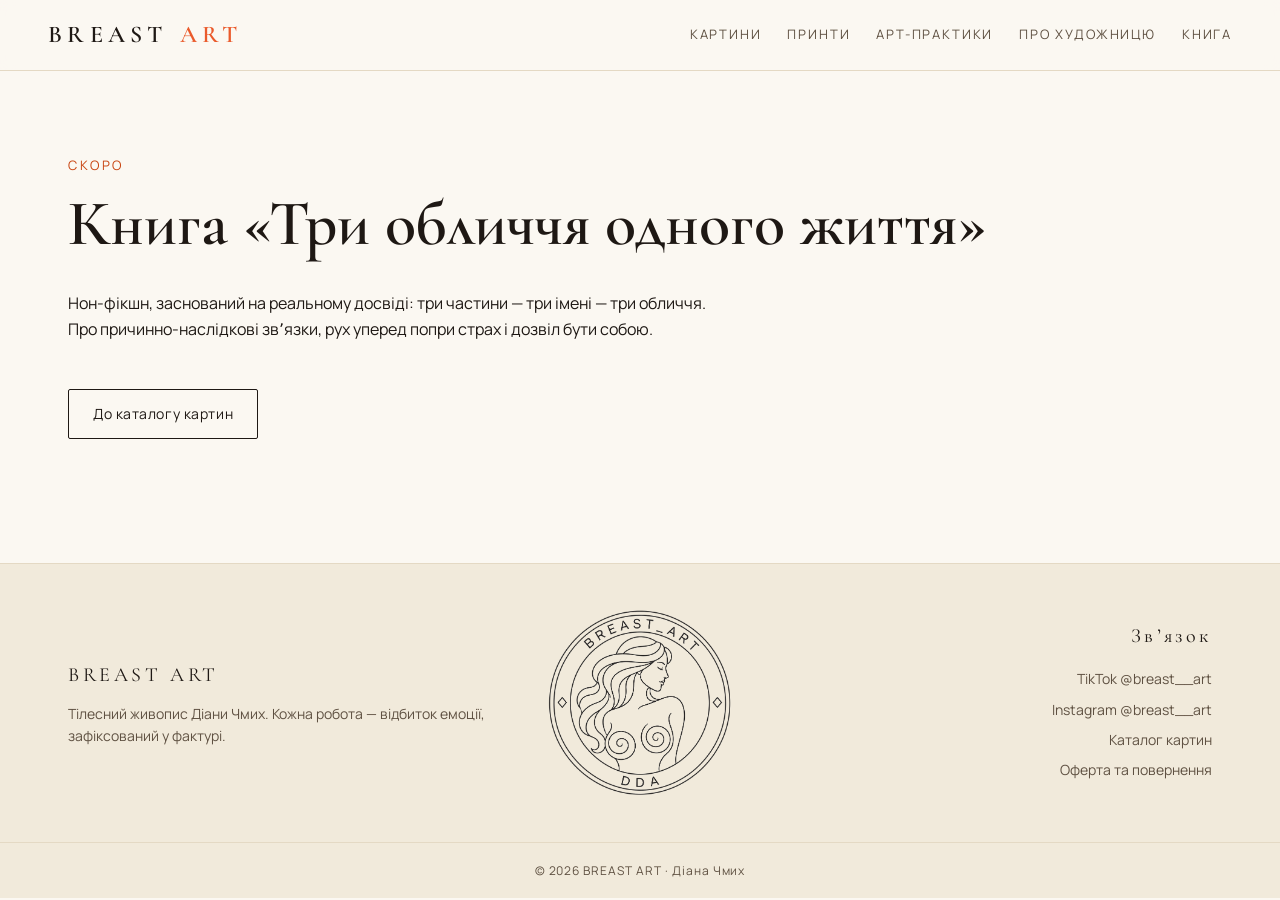
<file: book.html>
<!DOCTYPE html>
<html lang="uk">
<head>
<meta charset="utf-8">
<meta name="viewport" content="width=device-width, initial-scale=1">
<title>Книга «Три обличчя одного життя» — BREAST ART</title>
<meta name="description" content="Тілесний живопис Діани Чмих — оригінальні картини, принти та арт-практики.">
<link rel="preconnect" href="https://fonts.googleapis.com">
<link rel="preconnect" href="https://fonts.gstatic.com" crossorigin>
<link href="https://fonts.googleapis.com/css2?family=Cormorant+Garamond:ital,wght@0,500;0,600;1,500&family=Manrope:wght@400;500;600;700&display=swap" rel="stylesheet">
<link rel="stylesheet" href="assets/css/styles.css">

</head>
<body>
<header class="site-head">
  <a class="brand" href="index.html">BREAST<span>ART</span></a>
  <button class="nav-toggle" aria-label="Меню" aria-expanded="false"><span></span><span></span></button>
  <nav class="site-nav">
    <a href="paintings.html">Картини</a>
    <a href="prints.html">Принти</a>
    <a href="practice.html">Арт-практики</a>
    <a href="about.html">Про художницю</a>
    <a href="book.html">Книга</a>
  </nav>
</header>
<div class="wrap stub section">
      <div class="tag">Скоро</div>
      <h1 style="font-size:clamp(40px,6vw,64px);margin:14px 0 18px">Книга «Три обличчя одного життя»</h1>
      <p class="intro" style="max-width:40em">Нон-фікшн, заснований на реальному досвіді: три частини — три імені — три обличчя. Про причинно-наслідкові звʼязки, рух уперед попри страх і дозвіл бути собою.</p>
      
      <div style="margin-top:30px"><a class="btn" href="paintings.html">До каталогу картин</a></div>
    </div>
<footer class="site-foot">
  <div class="foot-main">
    <div class="foot-left"><span class="f-h">BREAST ART</span><p>Тілесний живопис Діани Чмих. Кожна робота — відбиток емоції, зафіксований у фактурі.</p></div>
    <div class="foot-logo"><img class="stamp" src="assets/img/stamp.png" alt="BREAST ART · DDA — Діана Чмих"></div>
    <div class="foot-right"><span class="f-h">Звʼязок</span>
      <a href="https://www.tiktok.com/@breast__art" target="_blank" rel="noopener">TikTok @breast__art</a>
      <a href="https://www.instagram.com/breast__art/" target="_blank" rel="noopener">Instagram @breast__art</a>
      <a href="paintings.html">Каталог картин</a>
      <a href="offer.html">Оферта та повернення</a>
    </div>
  </div>
  <div class="foot-base"><span>© 2026 BREAST ART · Діана Чмих</span></div>
</footer>
<script src="assets/js/site.js" defer></script>

</body>
</html>
</file>
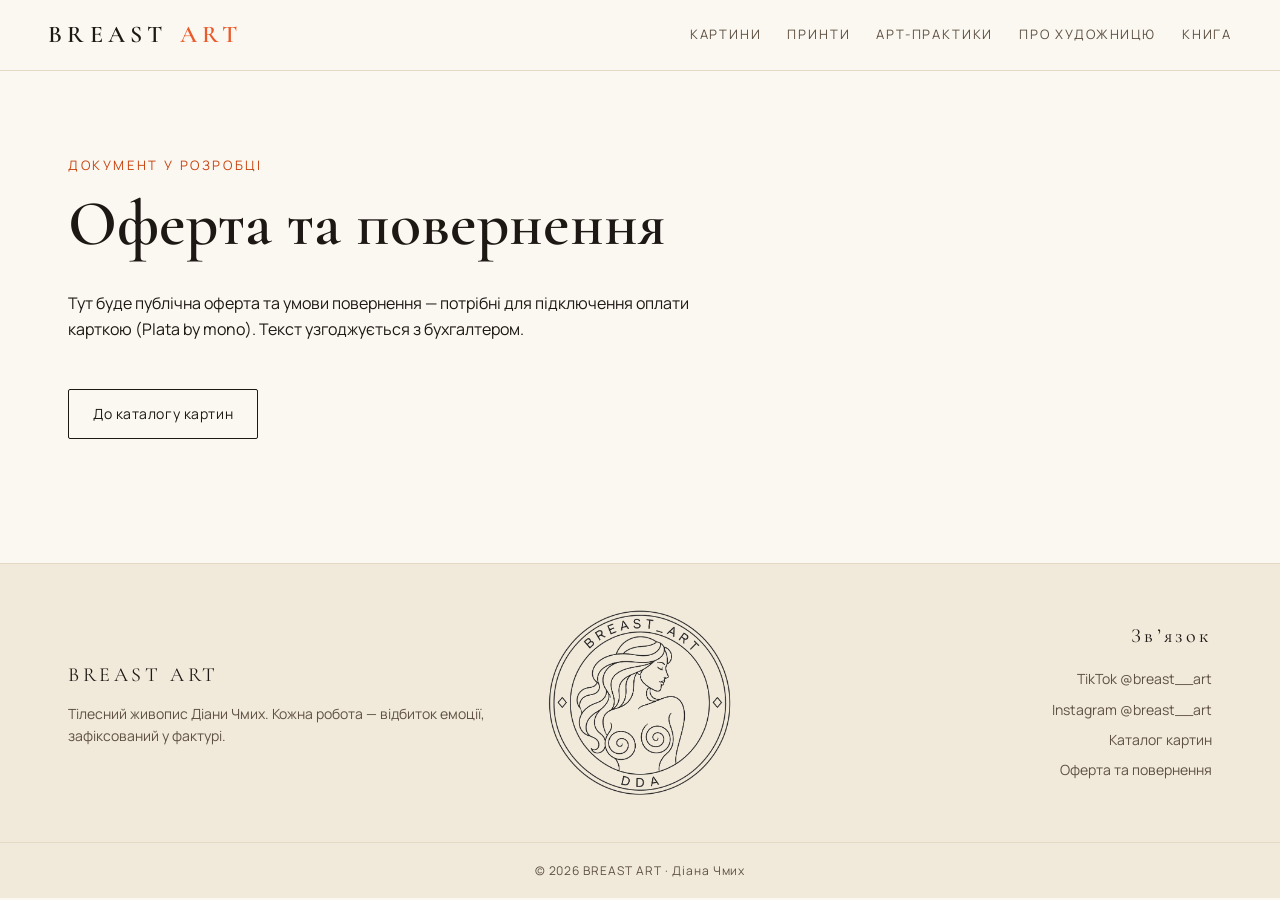
<file: offer.html>
<!DOCTYPE html>
<html lang="uk">
<head>
<meta charset="utf-8">
<meta name="viewport" content="width=device-width, initial-scale=1">
<title>Оферта та повернення — BREAST ART</title>
<meta name="description" content="Тілесний живопис Діани Чмих — оригінальні картини, принти та арт-практики.">
<link rel="preconnect" href="https://fonts.googleapis.com">
<link rel="preconnect" href="https://fonts.gstatic.com" crossorigin>
<link href="https://fonts.googleapis.com/css2?family=Cormorant+Garamond:ital,wght@0,500;0,600;1,500&family=Manrope:wght@400;500;600;700&display=swap" rel="stylesheet">
<link rel="stylesheet" href="assets/css/styles.css">

</head>
<body>
<header class="site-head">
  <a class="brand" href="index.html">BREAST<span>ART</span></a>
  <button class="nav-toggle" aria-label="Меню" aria-expanded="false"><span></span><span></span></button>
  <nav class="site-nav">
    <a href="paintings.html">Картини</a>
    <a href="prints.html">Принти</a>
    <a href="practice.html">Арт-практики</a>
    <a href="about.html">Про художницю</a>
    <a href="book.html">Книга</a>
  </nav>
</header>
<div class="wrap stub section">
      <div class="tag">Документ у розробці</div>
      <h1 style="font-size:clamp(40px,6vw,64px);margin:14px 0 18px">Оферта та повернення</h1>
      <p class="intro" style="max-width:40em">Тут буде публічна оферта та умови повернення — потрібні для підключення оплати карткою (Plata by mono). Текст узгоджується з бухгалтером.</p>
      
      <div style="margin-top:30px"><a class="btn" href="paintings.html">До каталогу картин</a></div>
    </div>
<footer class="site-foot">
  <div class="foot-main">
    <div class="foot-left"><span class="f-h">BREAST ART</span><p>Тілесний живопис Діани Чмих. Кожна робота — відбиток емоції, зафіксований у фактурі.</p></div>
    <div class="foot-logo"><img class="stamp" src="assets/img/stamp.png" alt="BREAST ART · DDA — Діана Чмих"></div>
    <div class="foot-right"><span class="f-h">Звʼязок</span>
      <a href="https://www.tiktok.com/@breast__art" target="_blank" rel="noopener">TikTok @breast__art</a>
      <a href="https://www.instagram.com/breast__art/" target="_blank" rel="noopener">Instagram @breast__art</a>
      <a href="paintings.html">Каталог картин</a>
      <a href="offer.html">Оферта та повернення</a>
    </div>
  </div>
  <div class="foot-base"><span>© 2026 BREAST ART · Діана Чмих</span></div>
</footer>
<script src="assets/js/site.js" defer></script>

</body>
</html>
</file>
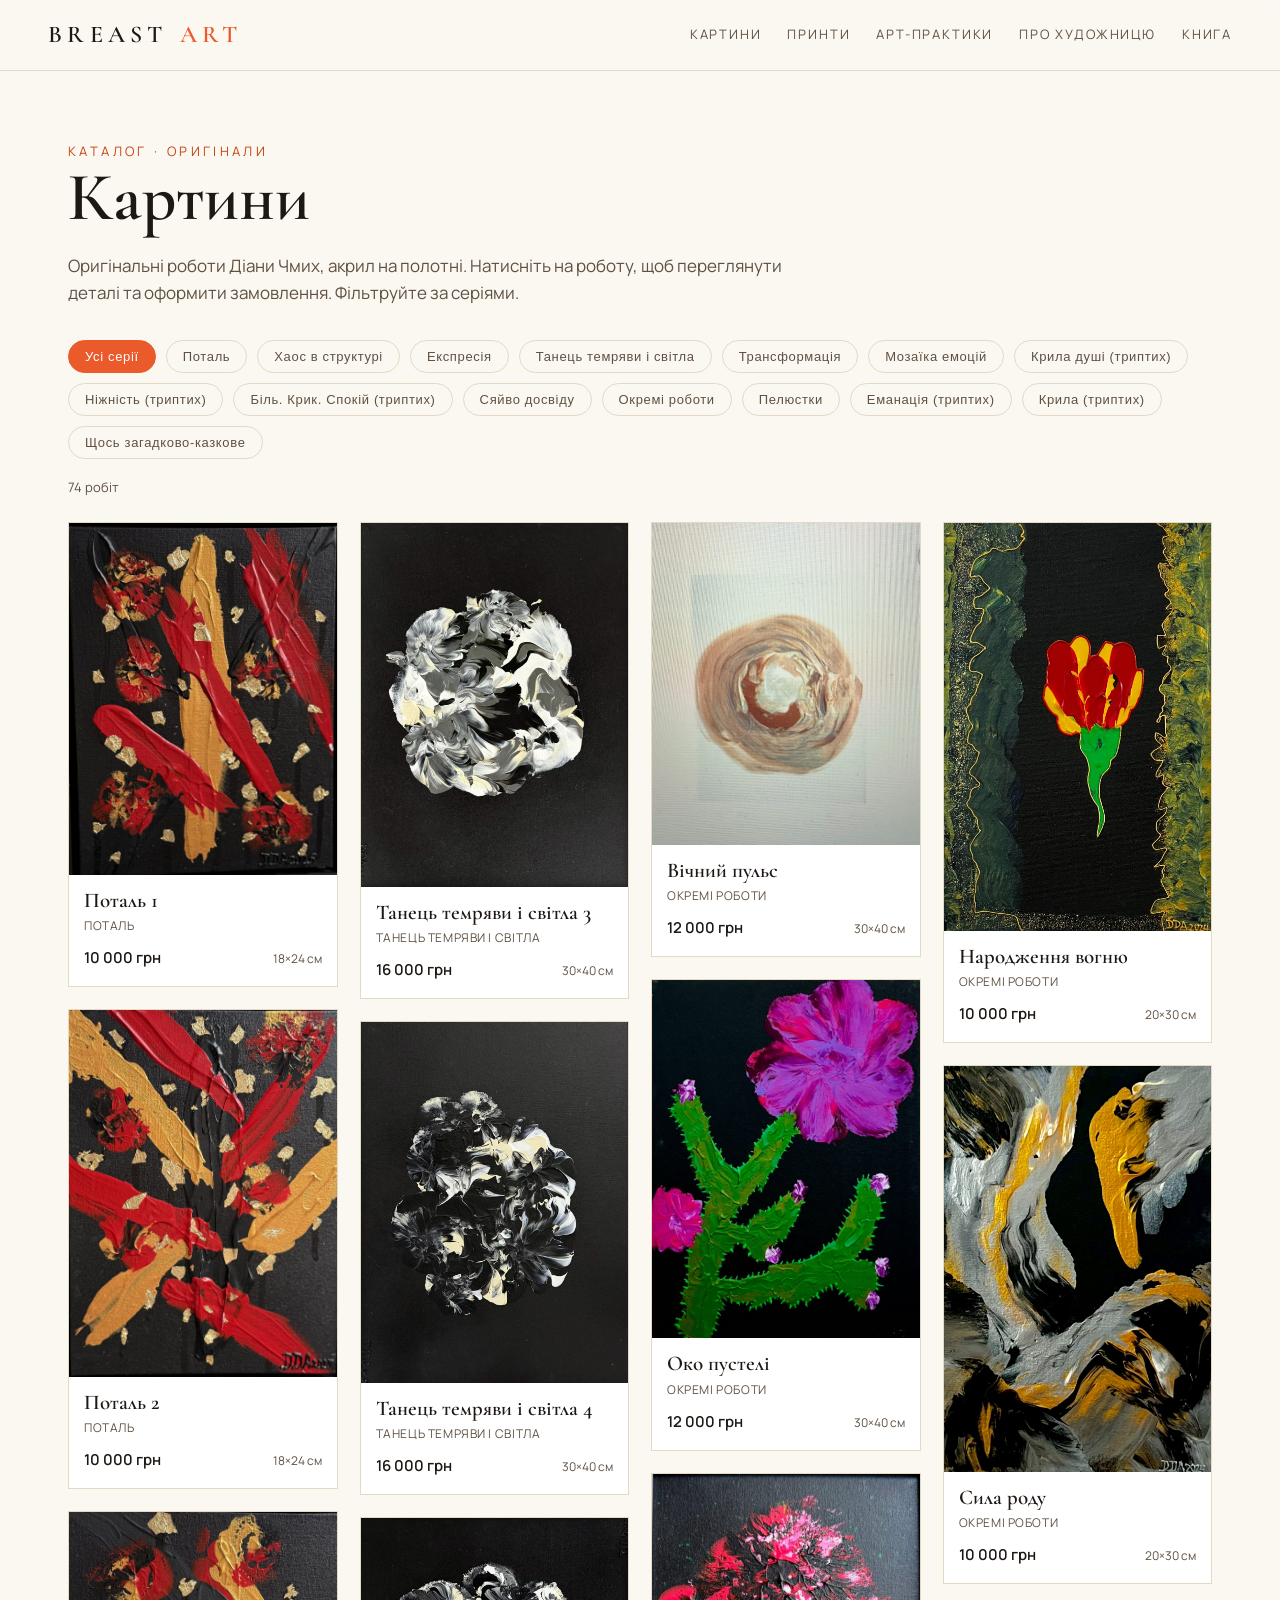
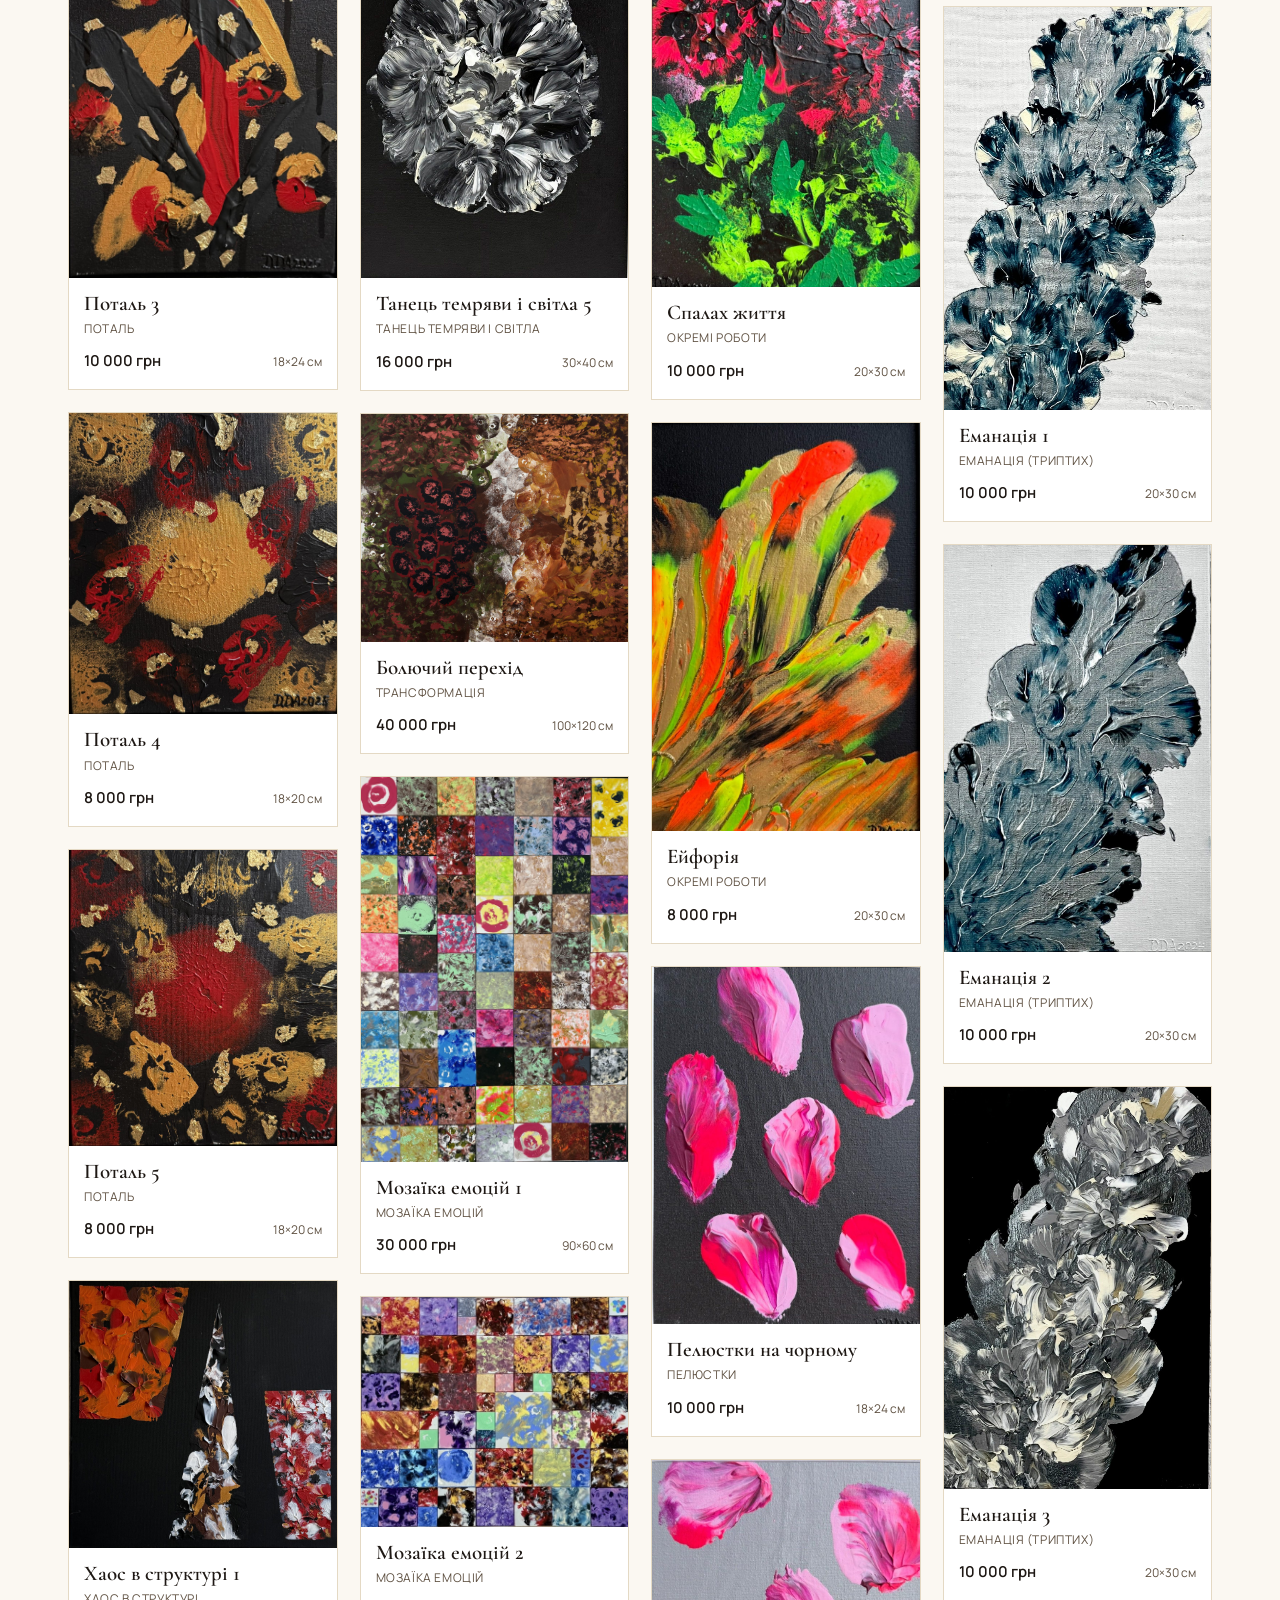
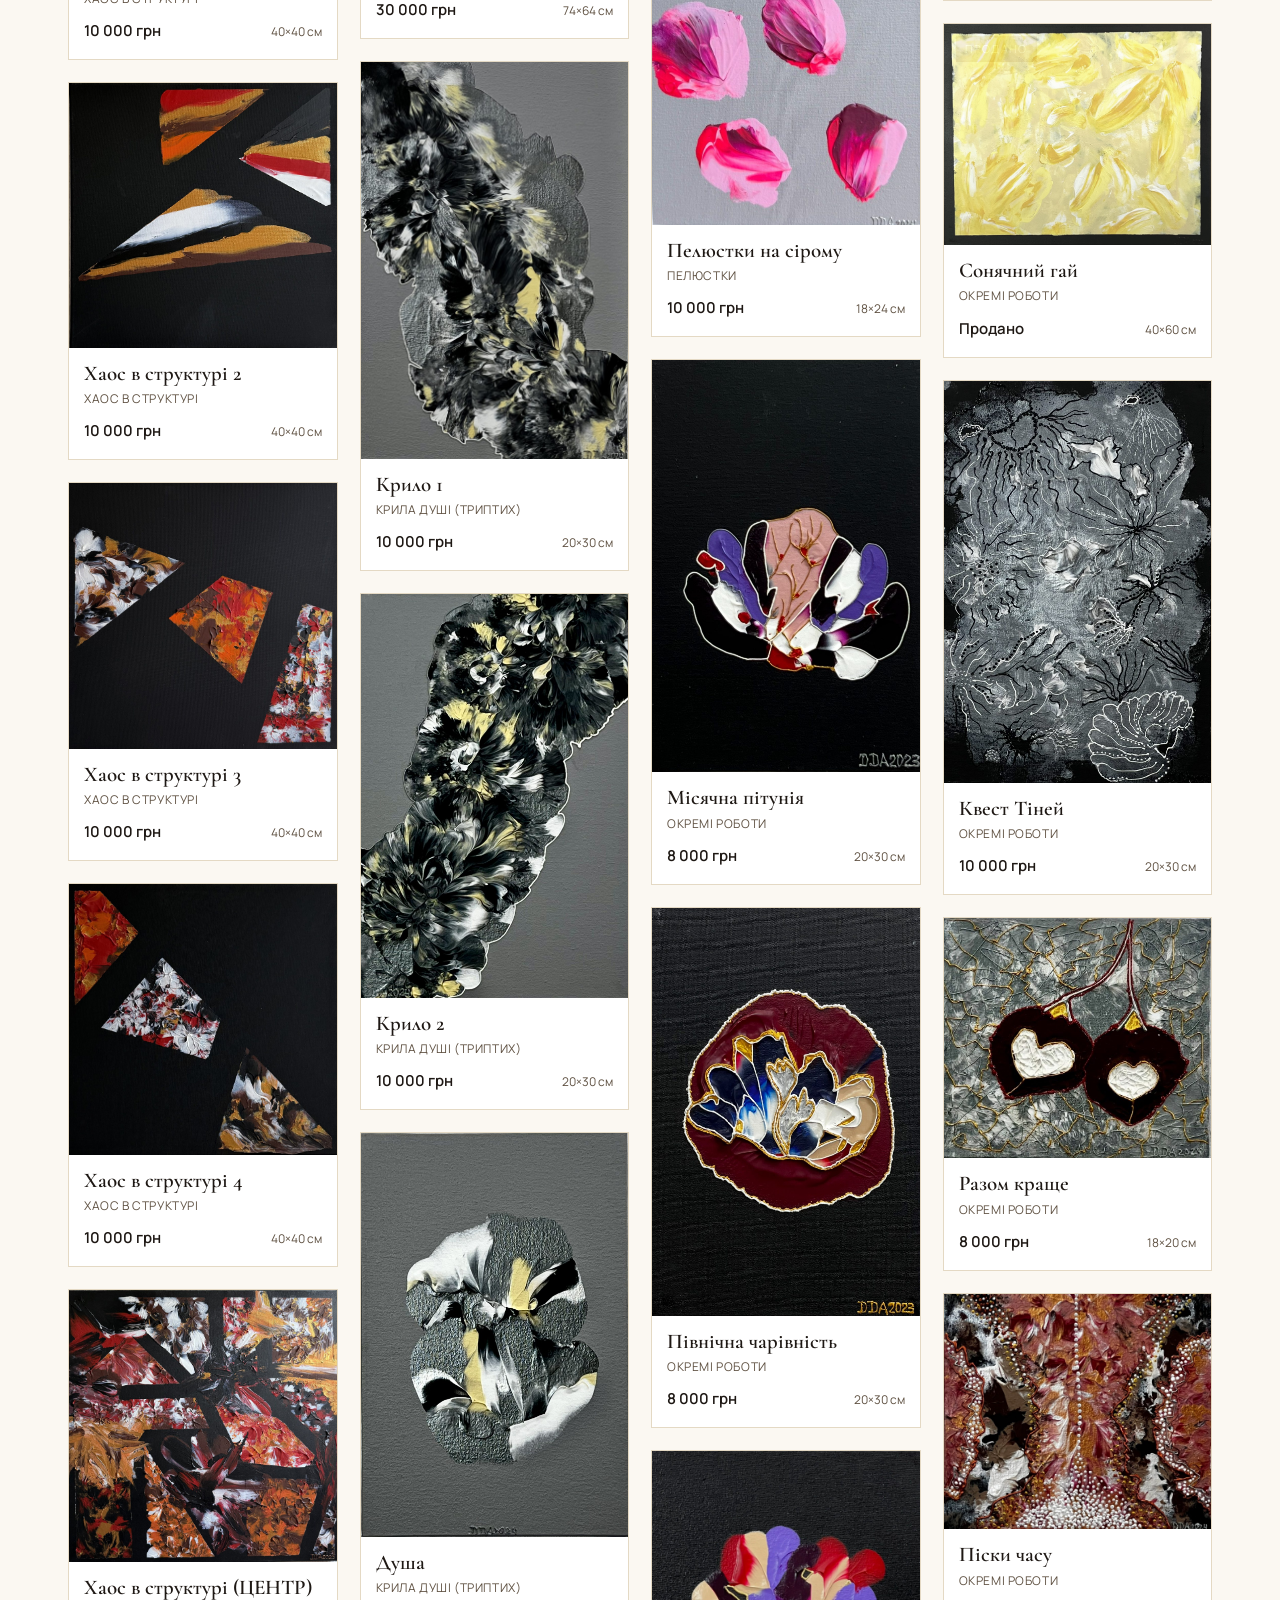
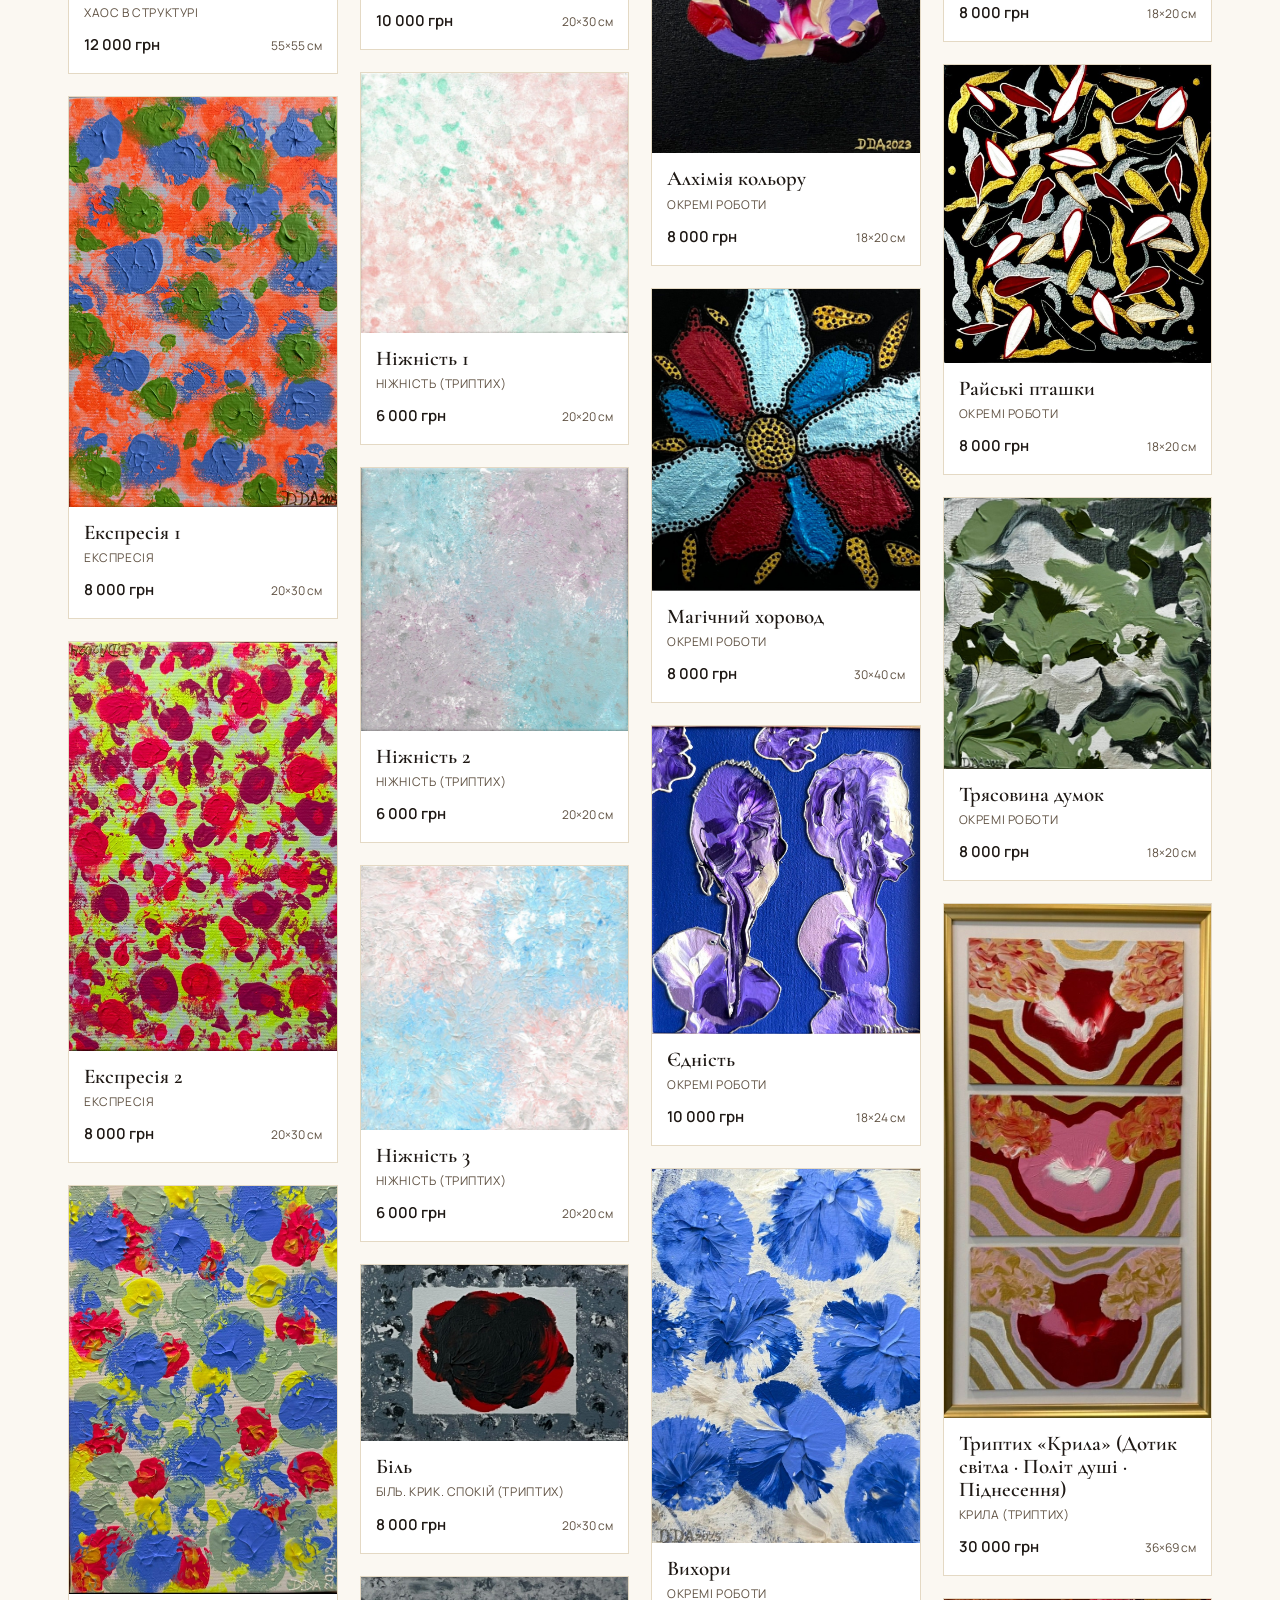
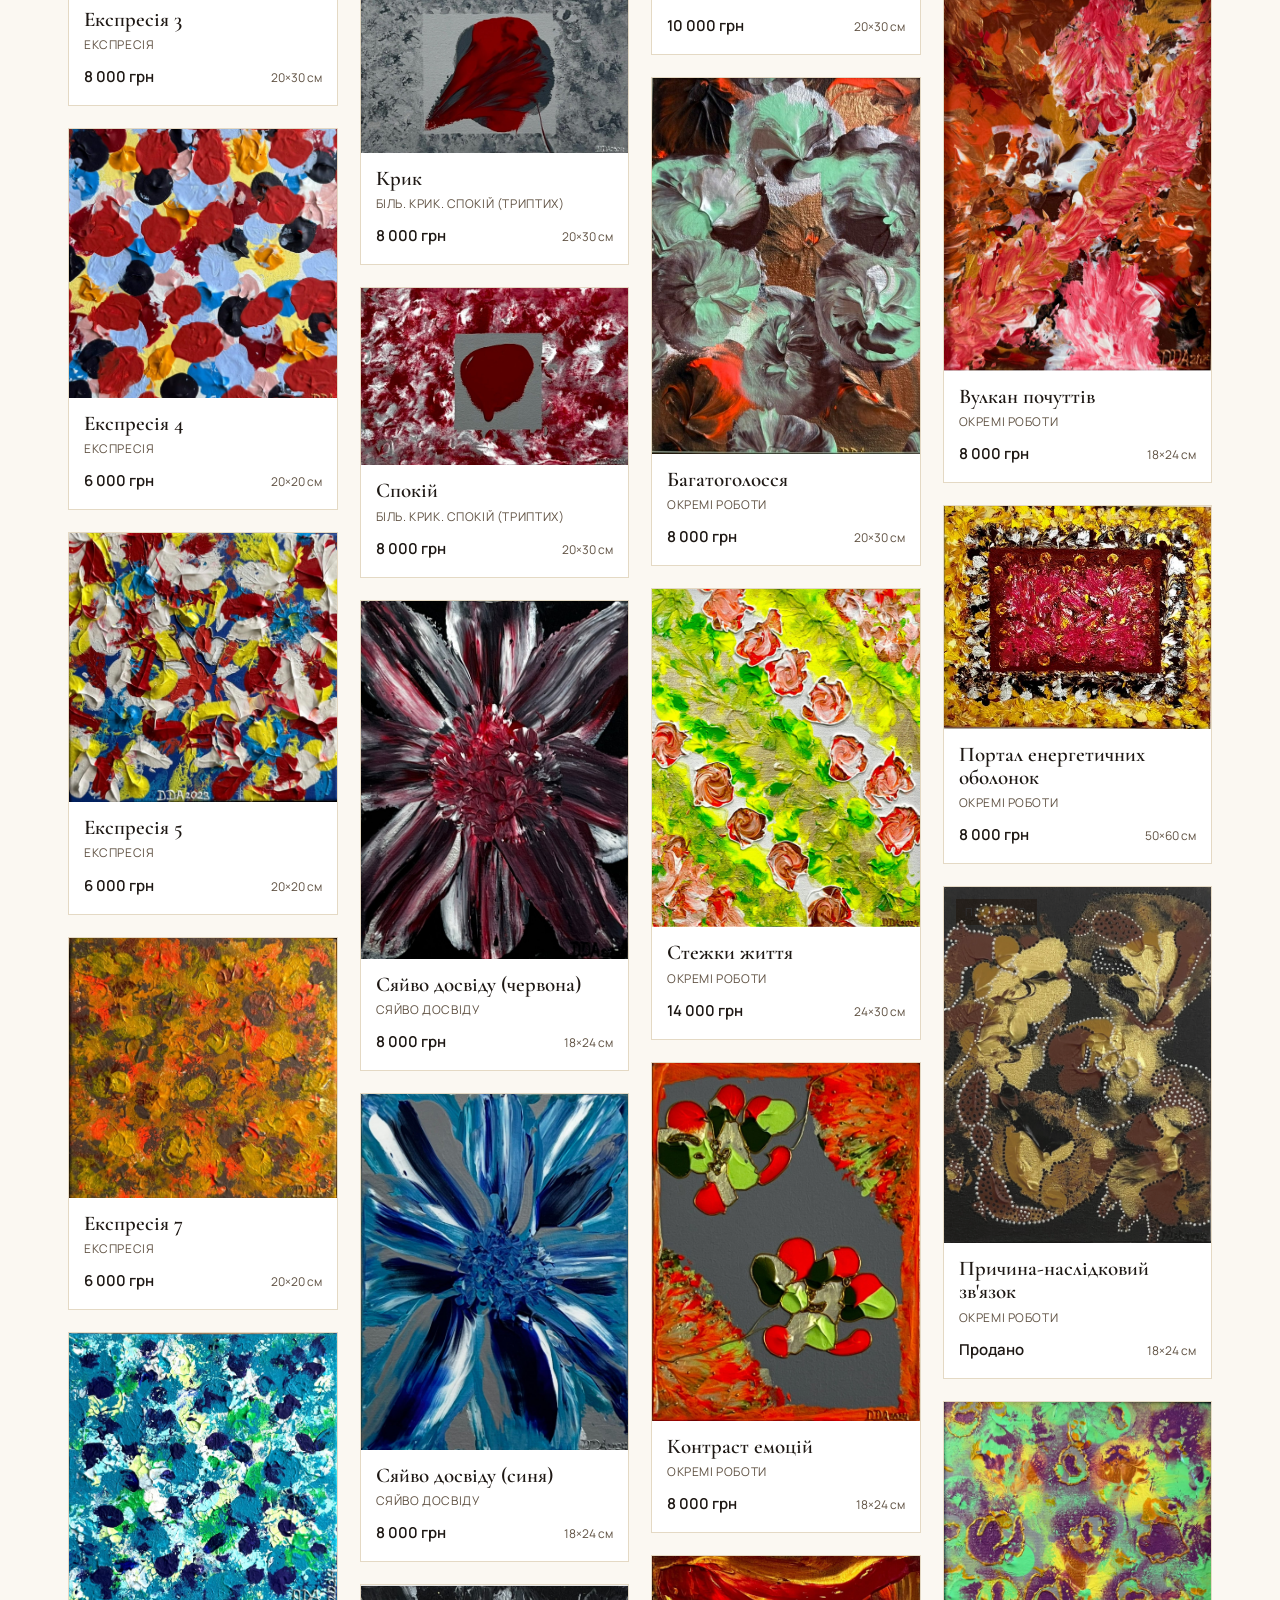
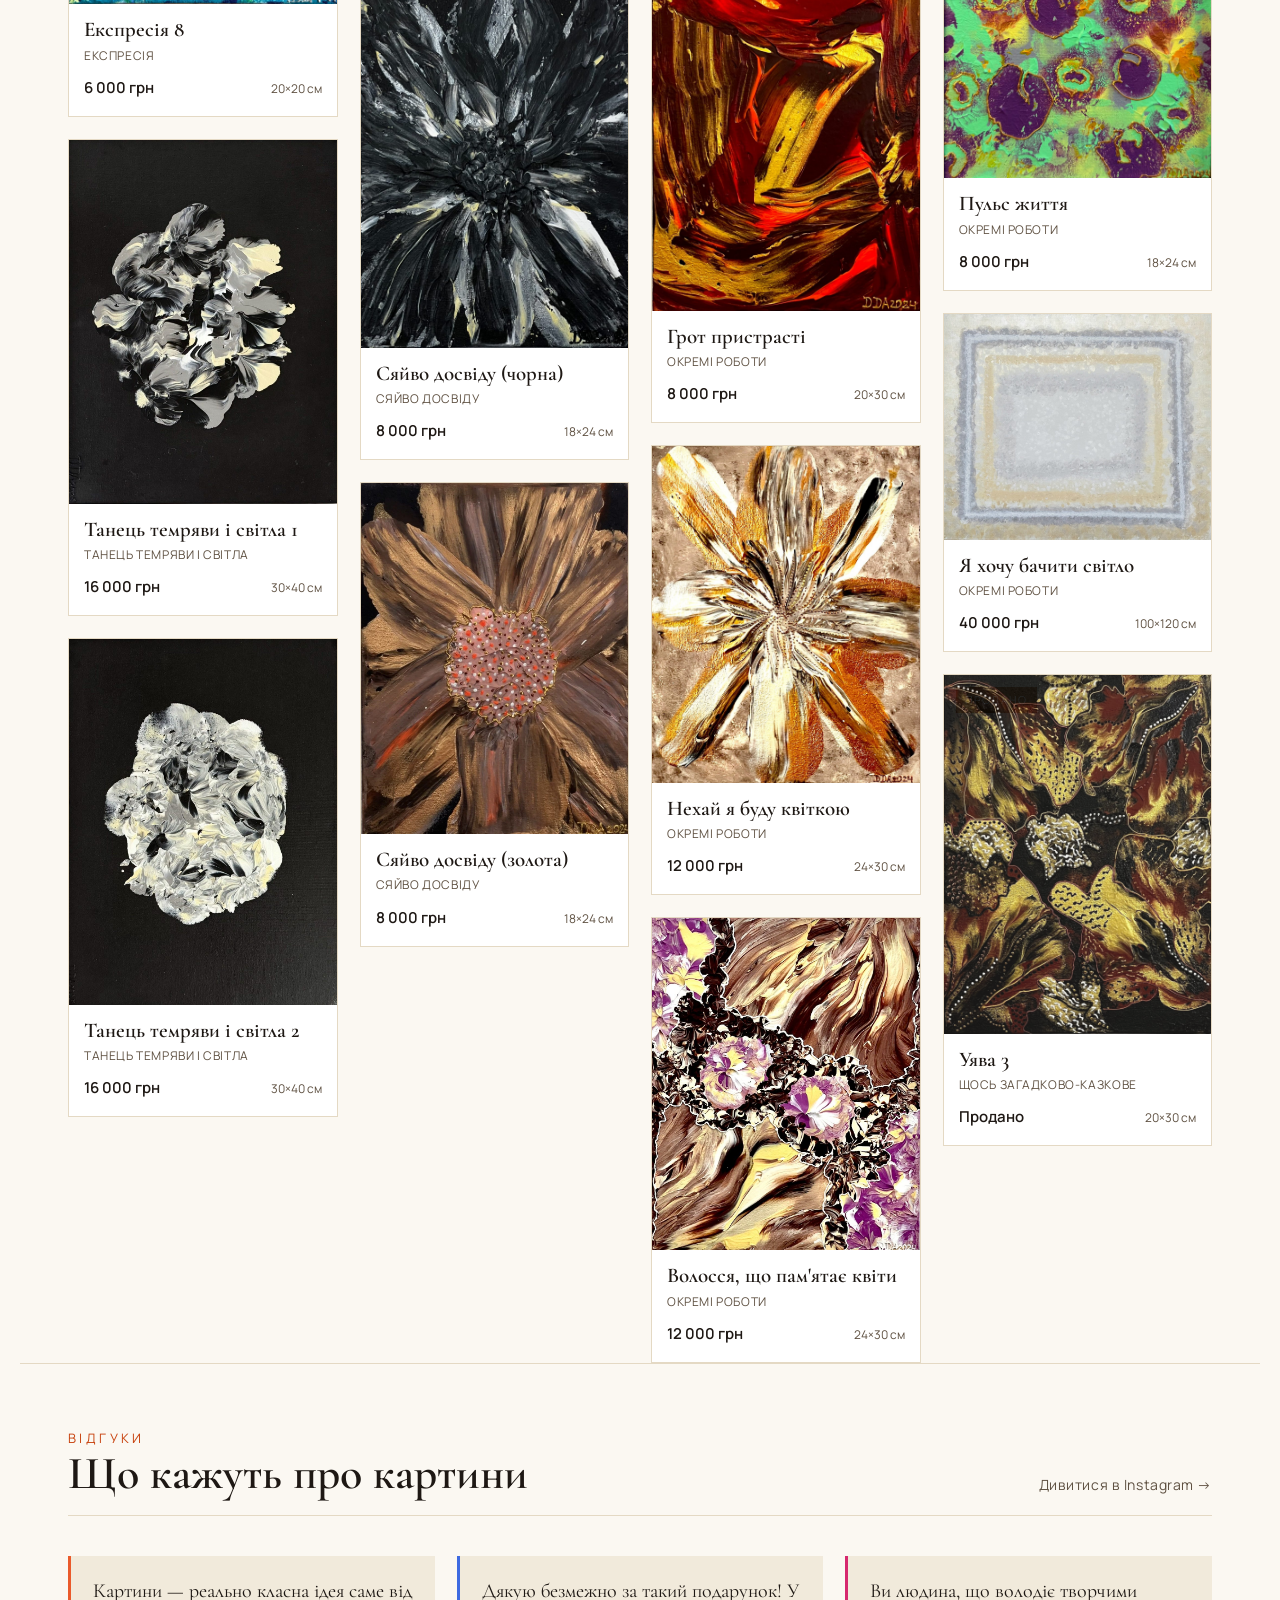
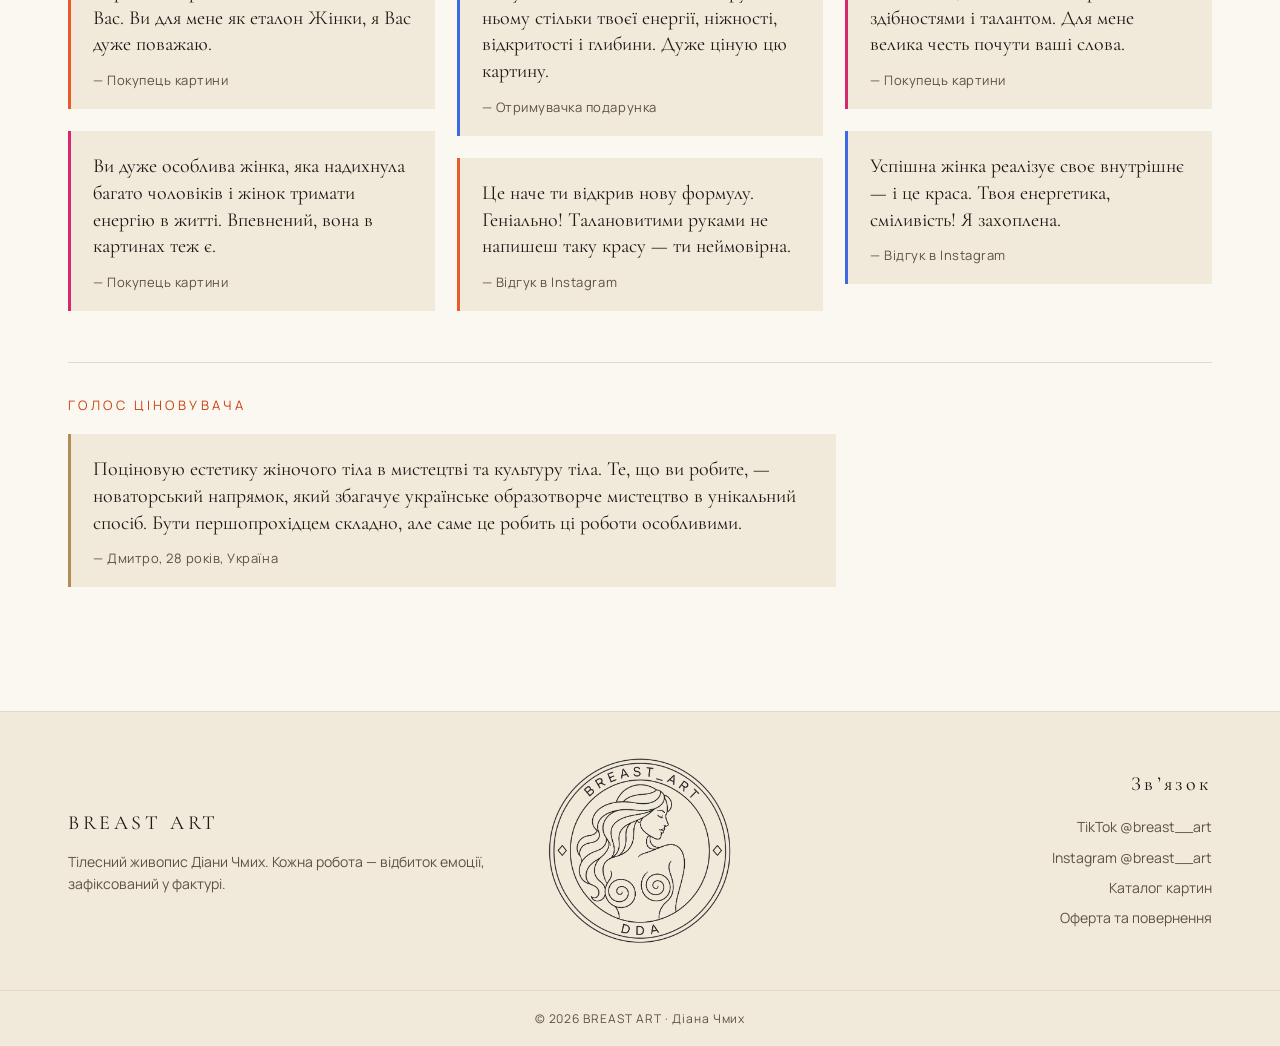
<file: paintings.html>
<!DOCTYPE html>
<html lang="uk">
<head>
<meta charset="utf-8">
<meta name="viewport" content="width=device-width, initial-scale=1">
<title>Картини — BREAST ART</title>
<meta name="description" content="Тілесний живопис Діани Чмих — оригінальні картини, принти та арт-практики.">
<link rel="preconnect" href="https://fonts.googleapis.com">
<link rel="preconnect" href="https://fonts.gstatic.com" crossorigin>
<link href="https://fonts.googleapis.com/css2?family=Cormorant+Garamond:ital,wght@0,500;0,600;1,500&family=Manrope:wght@400;500;600;700&display=swap" rel="stylesheet">
<link rel="stylesheet" href="assets/css/styles.css">

</head>
<body>
<header class="site-head">
  <a class="brand" href="index.html">BREAST<span>ART</span></a>
  <button class="nav-toggle" aria-label="Меню" aria-expanded="false"><span></span><span></span></button>
  <nav class="site-nav">
    <a href="paintings.html">Картини</a>
    <a href="prints.html">Принти</a>
    <a href="practice.html">Арт-практики</a>
    <a href="about.html">Про художницю</a>
    <a href="book.html">Книга</a>
  </nav>
</header>
<div class="wrap page-head">
  <div class="eyebrow">Каталог · оригінали</div>
  <h1>Картини</h1>
  <p class="intro">Оригінальні роботи Діани Чмих, акрил на полотні. Натисніть на роботу, щоб переглянути деталі та оформити замовлення. Фільтруйте за серіями.</p>
</div>
<div class="wrap">
  <div class="filters" id="filters"></div>
  <div class="count" id="count" style="margin:-20px 0 24px"></div>
  <div class="grid" id="grid"></div>
</div>
<div class="wrap section" id="reviews" style="padding-block:64px 84px;border-top:1px solid var(--line)">
  <div class="section-head"><div><div class="eyebrow">Відгуки</div><h2>Що кажуть про картини</h2></div>
    <a class="meta" href="https://www.instagram.com/s/aGlnaGxpZ2h0OjE4MDE1NjQyOTQxMzQ2OTg0?story_media_id=3382241913391378981&igsh=MWF0YjdlaGE3bXN6cA==" target="_blank" rel="noopener">Дивитися в Instagram →</a></div>
  <div class="qreviews">
    <figure class="qreview"><blockquote>Картини — реально класна ідея саме від Вас. Ви для мене як еталон Жінки, я Вас дуже поважаю.</blockquote><figcaption>— Покупець картини</figcaption></figure>
    <figure class="qreview"><blockquote>Ви дуже особлива жінка, яка надихнула багато чоловіків і жінок тримати енергію в житті. Впевнений, вона в картинах теж є.</blockquote><figcaption>— Покупець картини</figcaption></figure>
    <figure class="qreview"><blockquote>Дякую безмежно за такий подарунок! У ньому стільки твоєї енергії, ніжності, відкритості і глибини. Дуже ціную цю картину.</blockquote><figcaption>— Отримувачка подарунка</figcaption></figure>
    <figure class="qreview"><blockquote>Це наче ти відкрив нову формулу. Геніально! Талановитими руками не напишеш таку красу — ти неймовірна.</blockquote><figcaption>— Відгук в Instagram</figcaption></figure>
    <figure class="qreview"><blockquote>Ви людина, що володіє творчими здібностями і талантом. Для мене велика честь почути ваші слова.</blockquote><figcaption>— Покупець картини</figcaption></figure>
    <figure class="qreview"><blockquote>Успішна жінка реалізує своє внутрішнє — і це краса. Твоя енергетика, сміливість! Я захоплена.</blockquote><figcaption>— Відгук в Instagram</figcaption></figure>
  </div>
  <div class="qcollector" style="margin-top:38px;padding-top:32px;border-top:1px solid var(--line)">
    <div class="eyebrow" style="margin-bottom:18px">Голос ціновувача</div>
    <figure class="qreview" style="border-left-color:var(--gold);max-width:48em;margin:0;break-inside:auto">
      <blockquote>Поціновую естетику жіночого тіла в мистецтві та культуру тіла. Те, що ви робите, — новаторський напрямок, який збагачує українське образотворче мистецтво в унікальний спосіб. Бути першопрохідцем складно, але саме це робить ці роботи особливими.</blockquote>
      <figcaption>— Дмитро, 28 років, Україна</figcaption>
    </figure>
  </div>
</div>
<div class="lb" id="lb"><button class="lb-close" aria-label="Закрити">×</button>
  <div class="lb-card"><div class="lb-img"></div><div class="lb-info"></div></div></div>
<div class="order" id="order"><button class="order-close" aria-label="Закрити">×</button>
  <div class="order-card" id="order-card"></div></div>
<footer class="site-foot">
  <div class="foot-main">
    <div class="foot-left"><span class="f-h">BREAST ART</span><p>Тілесний живопис Діани Чмих. Кожна робота — відбиток емоції, зафіксований у фактурі.</p></div>
    <div class="foot-logo"><img class="stamp" src="assets/img/stamp.png" alt="BREAST ART · DDA — Діана Чмих"></div>
    <div class="foot-right"><span class="f-h">Звʼязок</span>
      <a href="https://www.tiktok.com/@breast__art" target="_blank" rel="noopener">TikTok @breast__art</a>
      <a href="https://www.instagram.com/breast__art/" target="_blank" rel="noopener">Instagram @breast__art</a>
      <a href="paintings.html">Каталог картин</a>
      <a href="offer.html">Оферта та повернення</a>
    </div>
  </div>
  <div class="foot-base"><span>© 2026 BREAST ART · Діана Чмих</span></div>
</footer>
<script src="assets/js/site.js" defer></script>
<script src="assets/js/catalog.js" defer></script>
</body>
</html>
</file>
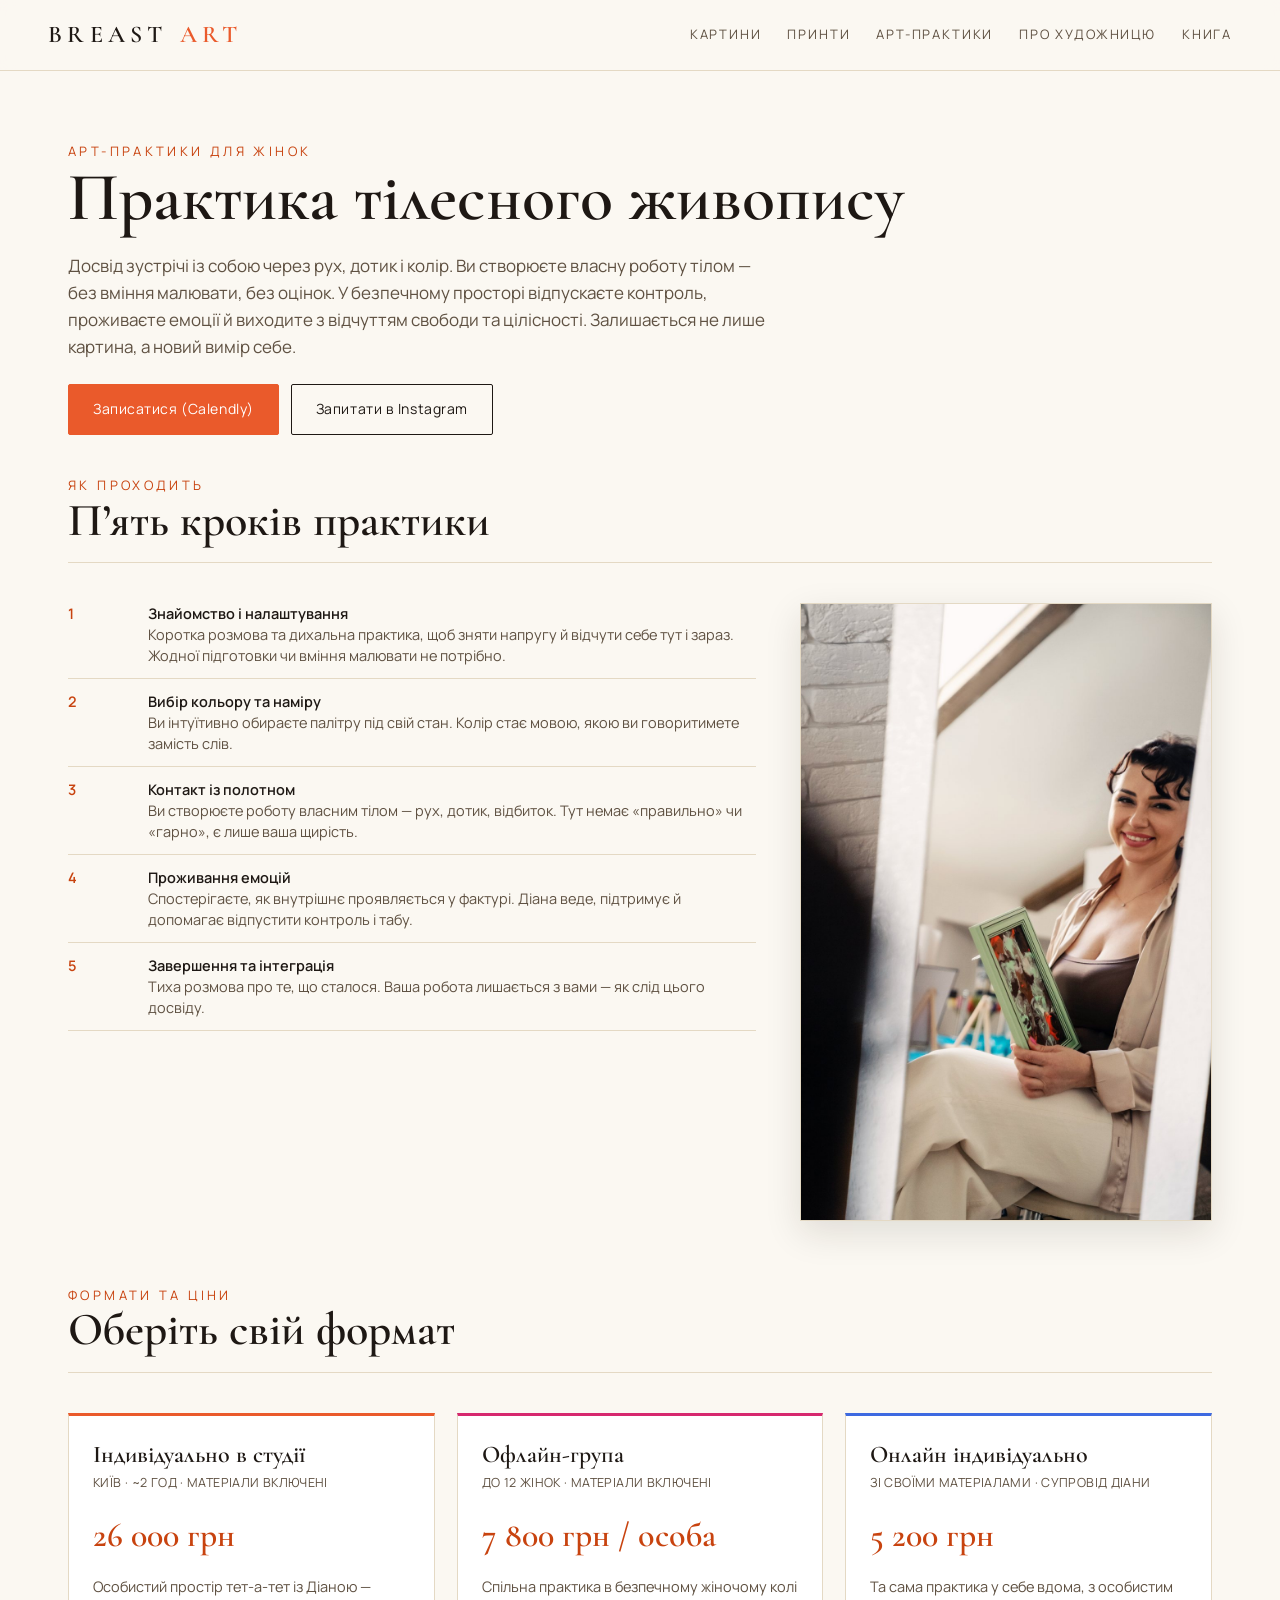
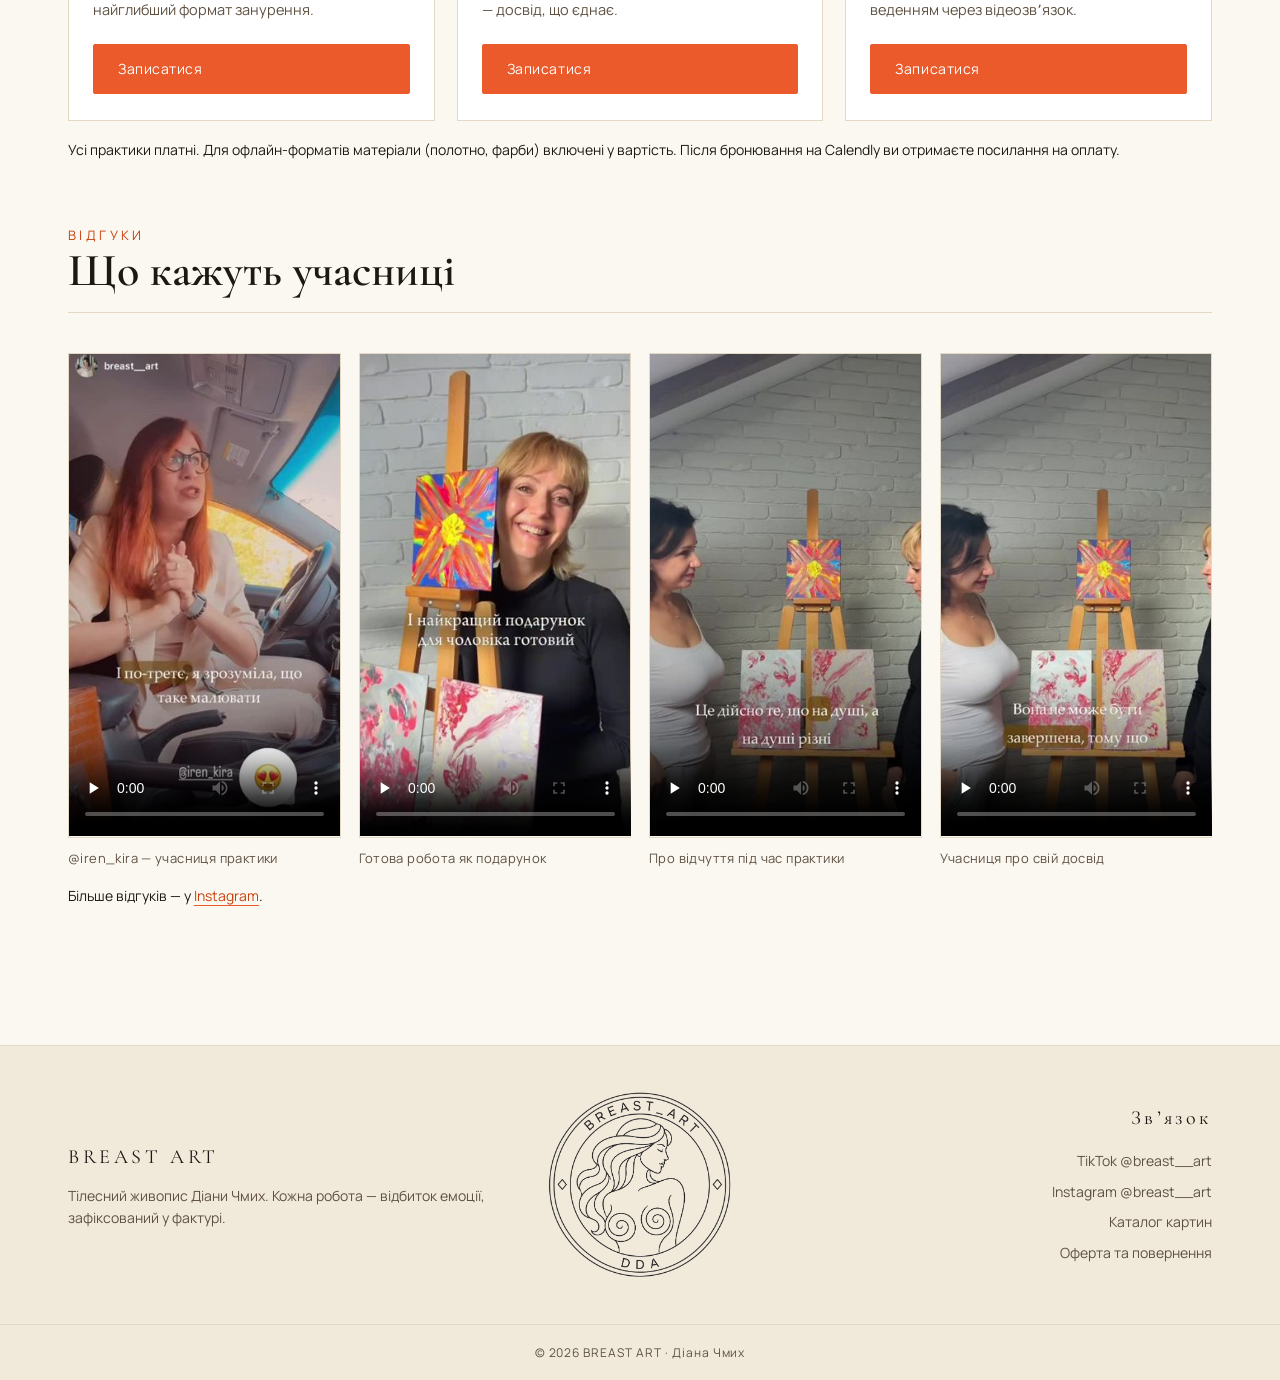
<file: practice.html>
<!DOCTYPE html>
<html lang="uk">
<head>
<meta charset="utf-8">
<meta name="viewport" content="width=device-width, initial-scale=1">
<title>Арт-практики — BREAST ART</title>
<meta name="description" content="Арт-практика тілесного живопису для жінок з Діаною Чмих — формати, ціни, як проходить.">
<link rel="preconnect" href="https://fonts.googleapis.com">
<link rel="preconnect" href="https://fonts.gstatic.com" crossorigin>
<link href="https://fonts.googleapis.com/css2?family=Cormorant+Garamond:ital,wght@0,500;0,600;1,500&family=Manrope:wght@400;500;600;700&display=swap" rel="stylesheet">
<link rel="stylesheet" href="assets/css/styles.css">

</head>
<body>
<header class="site-head">
  <a class="brand" href="index.html">BREAST<span>ART</span></a>
  <button class="nav-toggle" aria-label="Меню" aria-expanded="false"><span></span><span></span></button>
  <nav class="site-nav">
    <a href="paintings.html">Картини</a>
    <a href="prints.html">Принти</a>
    <a href="practice.html">Арт-практики</a>
    <a href="about.html">Про художницю</a>
    <a href="book.html">Книга</a>
  </nav>
</header>
<div class="wrap page-head">
  <div class="eyebrow">Арт-практики для жінок</div>
  <h1>Практика тілесного живопису</h1>
  <p class="intro">Досвід зустрічі із собою через рух, дотик і колір. Ви створюєте власну роботу тілом — без вміння малювати, без оцінок. У безпечному просторі відпускаєте контроль, проживаєте емоції й виходите з відчуттям свободи та цілісності. Залишається не лише картина, а новий вимір себе.</p>
  <div style="margin-top:24px;display:flex;gap:12px;flex-wrap:wrap">
    <a class="btn gold" href="https://calendly.com/sisidiart/15min" target="_blank" rel="noopener">Записатися (Calendly)</a>
    <a class="btn" href="https://www.instagram.com/breast__art/" target="_blank" rel="noopener">Запитати в Instagram</a></div>
</div>
<div class="wrap section" style="padding-top:40px">
  <div class="section-head"><div><div class="eyebrow">Як проходить</div><h2>Пʼять кроків практики</h2></div></div>
  <div class="steps-2col">
    <div class="cv"><div class="cv-row"><span class="yr">1</span><span class="ev"><b>Знайомство і налаштування</b><br>Коротка розмова та дихальна практика, щоб зняти напругу й відчути себе тут і зараз. Жодної підготовки чи вміння малювати не потрібно.</span></div><div class="cv-row"><span class="yr">2</span><span class="ev"><b>Вибір кольору та наміру</b><br>Ви інтуїтивно обираєте палітру під свій стан. Колір стає мовою, якою ви говоритимете замість слів.</span></div><div class="cv-row"><span class="yr">3</span><span class="ev"><b>Контакт із полотном</b><br>Ви створюєте роботу власним тілом — рух, дотик, відбиток. Тут немає «правильно» чи «гарно», є лише ваша щирість.</span></div><div class="cv-row"><span class="yr">4</span><span class="ev"><b>Проживання емоцій</b><br>Спостерігаєте, як внутрішнє проявляється у фактурі. Діана веде, підтримує й допомагає відпустити контроль і табу.</span></div><div class="cv-row"><span class="yr">5</span><span class="ev"><b>Завершення та інтеграція</b><br>Тиха розмова про те, що сталося. Ваша робота лишається з вами — як слід цього досвіду.</span></div></div>
    <figure class="side-photo"><img src="images/artist-practice.jpg" alt="Діана Чмих із роботами"></figure>
  </div>

  <div class="section-head" style="margin-top:64px"><div><div class="eyebrow">Формати та ціни</div><h2>Оберіть свій формат</h2></div></div>
  <div class="pgrid"><article class="pcard">
  <h3>Індивідуально в студії</h3><div class="pmeta">Київ · ~2 год · матеріали включені</div>
  <div class="pprice">26 000 грн</div><p>Особистий простір тет-а-тет із Діаною — найглибший формат занурення.</p>
  <a class="btn gold" href="https://calendly.com/sisidiart/15min" target="_blank" rel="noopener">Записатися</a>
</article><article class="pcard">
  <h3>Офлайн-група</h3><div class="pmeta">до 12 жінок · матеріали включені</div>
  <div class="pprice">7 800 грн / особа</div><p>Спільна практика в безпечному жіночому колі — досвід, що єднає.</p>
  <a class="btn gold" href="https://calendly.com/sisidiart/15min" target="_blank" rel="noopener">Записатися</a>
</article><article class="pcard">
  <h3>Онлайн індивідуально</h3><div class="pmeta">зі своїми матеріалами · супровід Діани</div>
  <div class="pprice">5 200 грн</div><p>Та сама практика у себе вдома, з особистим веденням через відеозвʼязок.</p>
  <a class="btn gold" href="https://calendly.com/sisidiart/15min" target="_blank" rel="noopener">Записатися</a>
</article></div>
  <p class="intro" style="margin-top:18px;font-size:14px">Усі практики платні. Для офлайн-форматів матеріали (полотно, фарби) включені у вартість. Після бронювання на Calendly ви отримаєте посилання на оплату.</p>

  <div class="section-head" style="margin-top:64px"><div><div class="eyebrow">Відгуки</div><h2>Що кажуть учасниці</h2></div></div>
  <div class="video-reviews"><figure class="vreview"><video controls preload="none" poster="assets/img/posters/review-1.jpg"><source src="videos/review-1.mp4" type="video/mp4"></video><figcaption>@iren_kira — учасниця практики</figcaption></figure><figure class="vreview"><video controls preload="none" poster="assets/img/posters/review-2.jpg"><source src="videos/review-2.mp4" type="video/mp4"></video><figcaption>Готова робота як подарунок</figcaption></figure><figure class="vreview"><video controls preload="none" poster="assets/img/posters/review-3.jpg"><source src="videos/review-3.mp4" type="video/mp4"></video><figcaption>Про відчуття під час практики</figcaption></figure><figure class="vreview"><video controls preload="none" poster="assets/img/posters/review-4.jpg"><source src="videos/review-4.mp4" type="video/mp4"></video><figcaption>Учасниця про свій досвід</figcaption></figure></div>
  <p class="intro" style="font-size:14px;margin-top:16px">Більше відгуків — у <a href="https://www.instagram.com/breast__art/" target="_blank" rel="noopener" style="color:var(--accent-deep);border-bottom:1px solid var(--accent)">Instagram</a>.</p>
</div>
<footer class="site-foot">
  <div class="foot-main">
    <div class="foot-left"><span class="f-h">BREAST ART</span><p>Тілесний живопис Діани Чмих. Кожна робота — відбиток емоції, зафіксований у фактурі.</p></div>
    <div class="foot-logo"><img class="stamp" src="assets/img/stamp.png" alt="BREAST ART · DDA — Діана Чмих"></div>
    <div class="foot-right"><span class="f-h">Звʼязок</span>
      <a href="https://www.tiktok.com/@breast__art" target="_blank" rel="noopener">TikTok @breast__art</a>
      <a href="https://www.instagram.com/breast__art/" target="_blank" rel="noopener">Instagram @breast__art</a>
      <a href="paintings.html">Каталог картин</a>
      <a href="offer.html">Оферта та повернення</a>
    </div>
  </div>
  <div class="foot-base"><span>© 2026 BREAST ART · Діана Чмих</span></div>
</footer>
<script src="assets/js/site.js" defer></script>

</body>
</html>
</file>
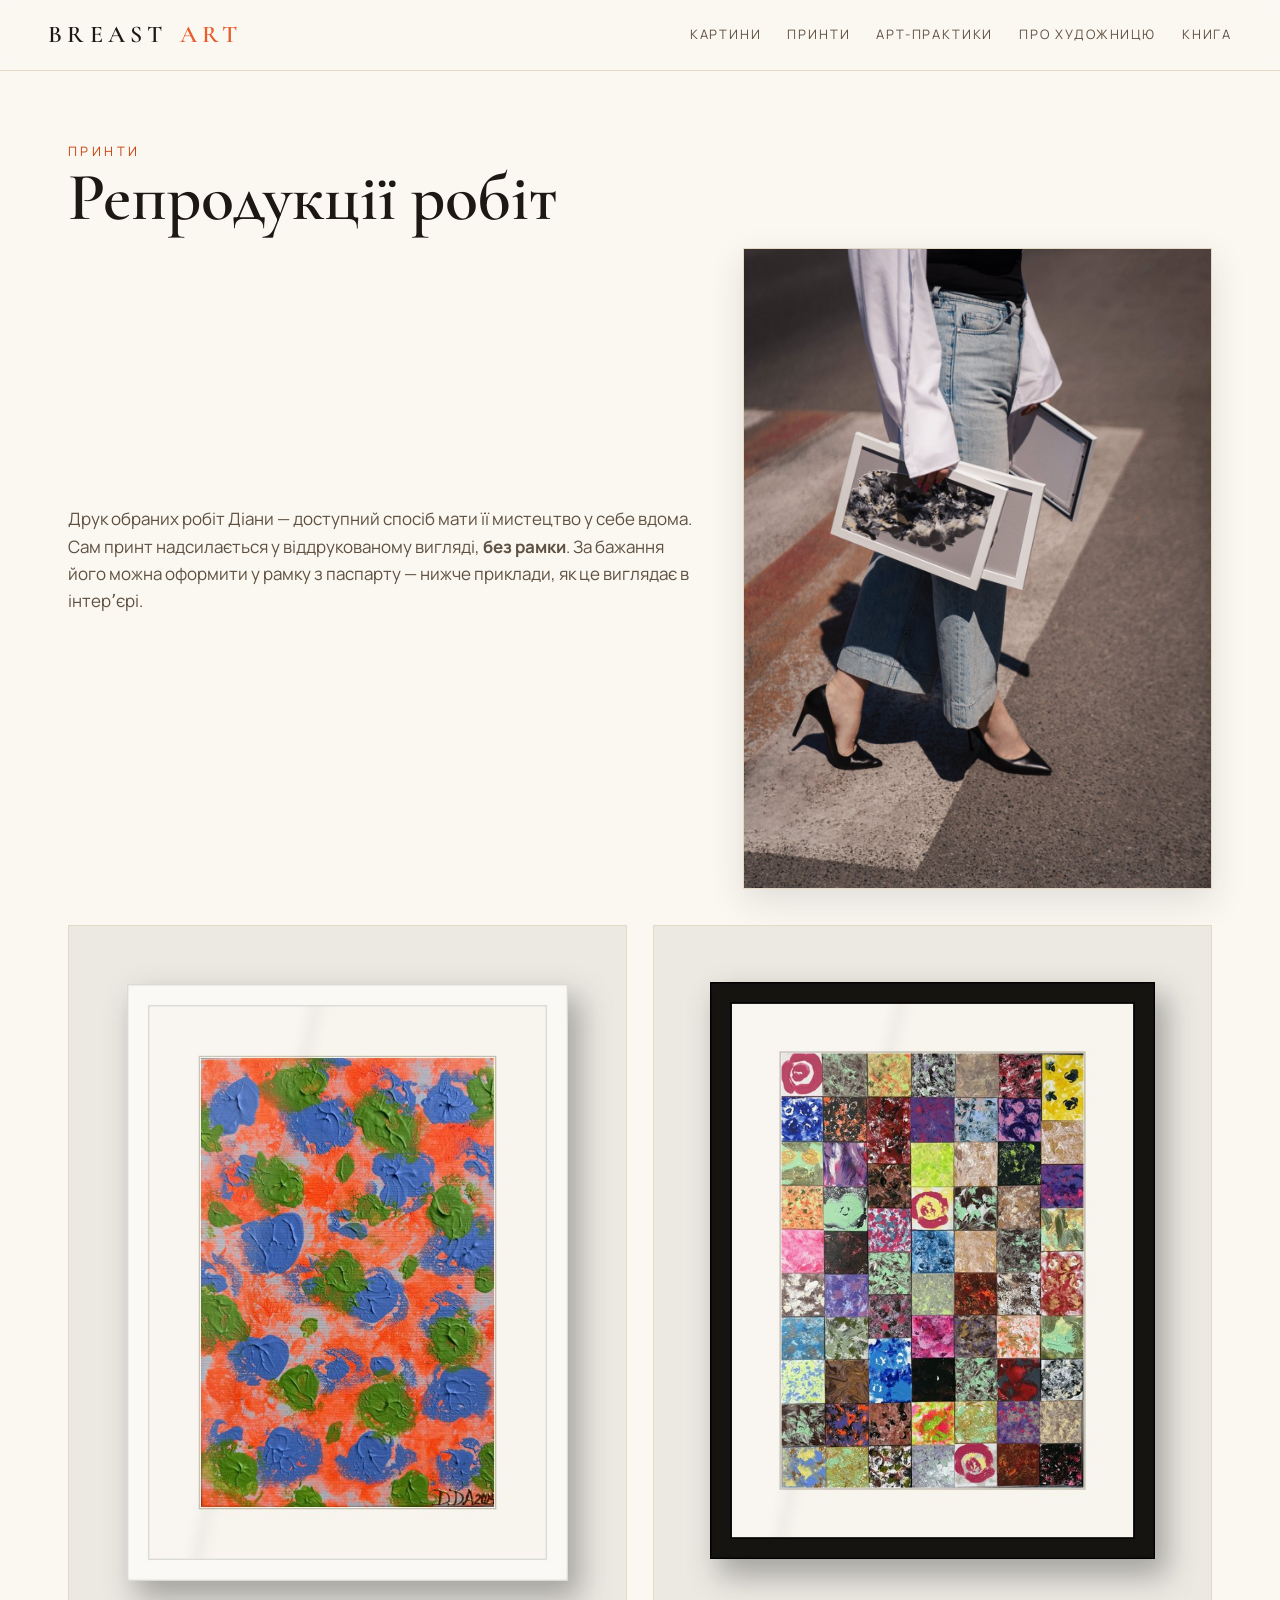
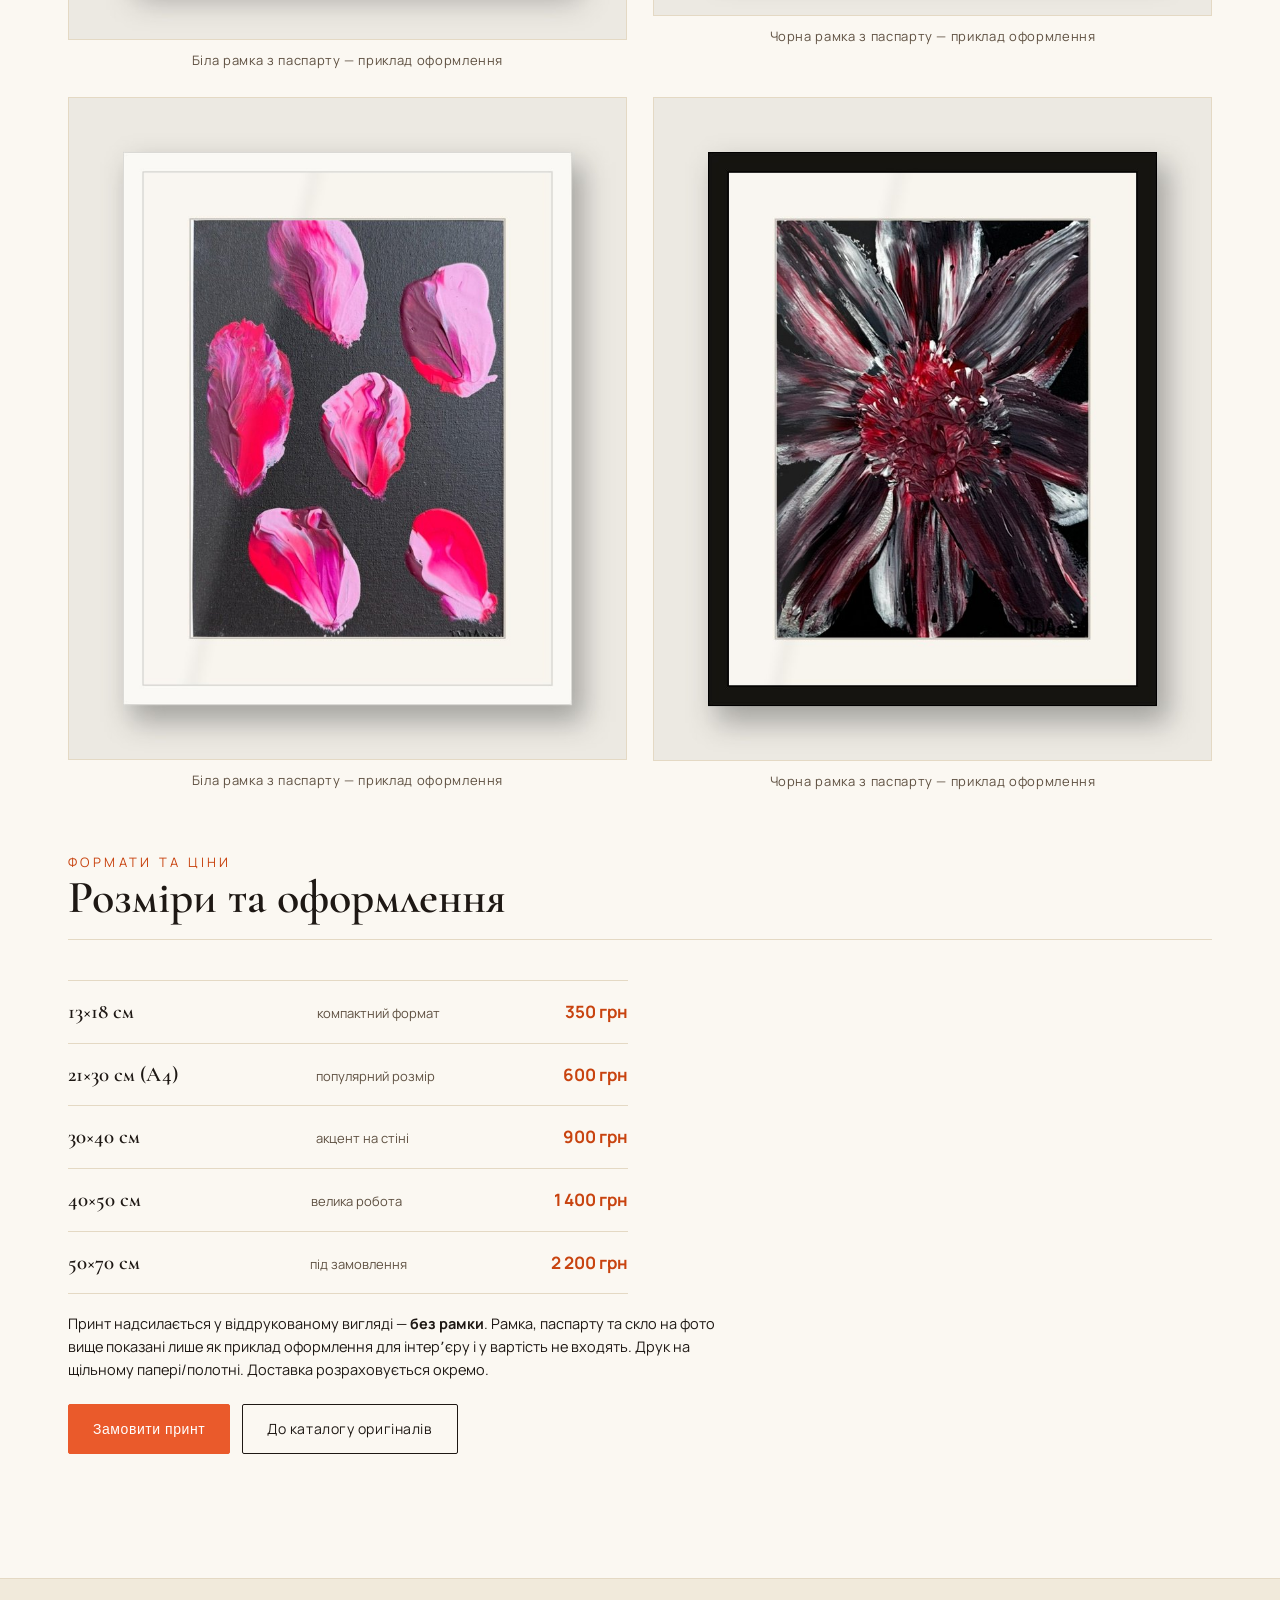
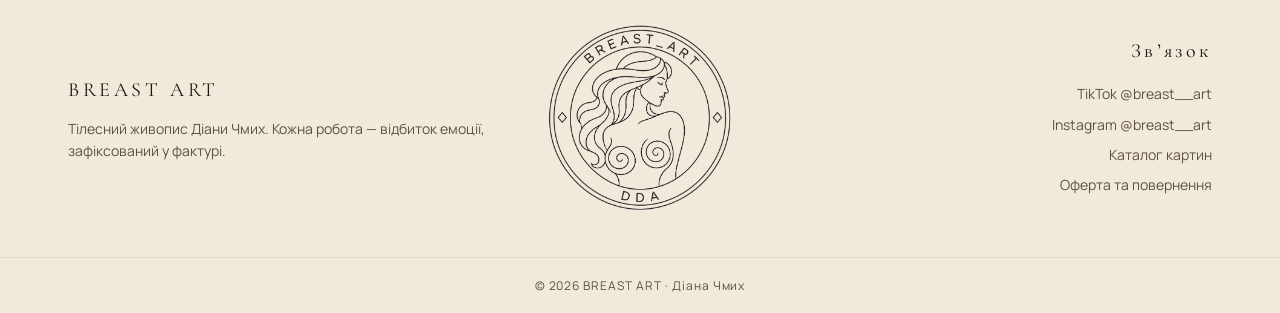
<file: prints.html>
<!DOCTYPE html>
<html lang="uk">
<head>
<meta charset="utf-8">
<meta name="viewport" content="width=device-width, initial-scale=1">
<title>Принти — BREAST ART</title>
<meta name="description" content="Принти робіт Діани Чмих у білій або чорній рамці з паспарту під склом.">
<link rel="preconnect" href="https://fonts.googleapis.com">
<link rel="preconnect" href="https://fonts.gstatic.com" crossorigin>
<link href="https://fonts.googleapis.com/css2?family=Cormorant+Garamond:ital,wght@0,500;0,600;1,500&family=Manrope:wght@400;500;600;700&display=swap" rel="stylesheet">
<link rel="stylesheet" href="assets/css/styles.css">

</head>
<body>
<header class="site-head">
  <a class="brand" href="index.html">BREAST<span>ART</span></a>
  <button class="nav-toggle" aria-label="Меню" aria-expanded="false"><span></span><span></span></button>
  <nav class="site-nav">
    <a href="paintings.html">Картини</a>
    <a href="prints.html">Принти</a>
    <a href="practice.html">Арт-практики</a>
    <a href="about.html">Про художницю</a>
    <a href="book.html">Книга</a>
  </nav>
</header>
<div class="wrap page-head">
  <div class="eyebrow">Принти</div>
  <h1>Репродукції робіт</h1>
  <div class="lead-2col">
    <p class="intro" style="margin-top:0">Друк обраних робіт Діани — доступний спосіб мати її мистецтво у себе вдома. Сам принт надсилається у віддрукованому вигляді, <b>без рамки</b>. За бажання його можна оформити у рамку з паспарту — нижче приклади, як це виглядає в інтерʼєрі.</p>
    <figure class="side-photo"><img src="images/artist-prints.jpg" alt="Принти BREAST ART"></figure>
  </div>
</div>
<div class="wrap section" style="padding-top:36px">
  <div class="frame-grid"><figure class="frame-card"><img loading="lazy" src="assets/img/frames/f1-white.jpg" alt="Принт у рамці"><figcaption>Біла рамка з паспарту — приклад оформлення</figcaption></figure><figure class="frame-card"><img loading="lazy" src="assets/img/frames/f2-black.jpg" alt="Принт у рамці"><figcaption>Чорна рамка з паспарту — приклад оформлення</figcaption></figure><figure class="frame-card"><img loading="lazy" src="assets/img/frames/f3-white.jpg" alt="Принт у рамці"><figcaption>Біла рамка з паспарту — приклад оформлення</figcaption></figure><figure class="frame-card"><img loading="lazy" src="assets/img/frames/f4-black.jpg" alt="Принт у рамці"><figcaption>Чорна рамка з паспарту — приклад оформлення</figcaption></figure></div>
  <div class="section-head" style="margin-top:60px"><div><div class="eyebrow">Формати та ціни</div><h2>Розміри та оформлення</h2></div></div>
  <div class="pricelist">
    <div class="pl-row"><span>13×18 см</span><span class="pl-note">компактний формат</span><b>350 грн</b></div>
    <div class="pl-row"><span>21×30 см (A4)</span><span class="pl-note">популярний розмір</span><b>600 грн</b></div>
    <div class="pl-row"><span>30×40 см</span><span class="pl-note">акцент на стіні</span><b>900 грн</b></div>
    <div class="pl-row"><span>40×50 см</span><span class="pl-note">велика робота</span><b>1 400 грн</b></div>
    <div class="pl-row"><span>50×70 см</span><span class="pl-note">під замовлення</span><b>2 200 грн</b></div>
  </div>
  <p class="intro" style="max-width:46em;margin-top:18px;font-size:14.5px">Принт надсилається у віддрукованому вигляді — <b>без рамки</b>. Рамка, паспарту та скло на фото вище показані лише як приклад оформлення для інтерʼєру і у вартість не входять. Друк на щільному папері/полотні. Доставка розраховується окремо.</p>
  <div style="margin-top:22px;display:flex;gap:12px;flex-wrap:wrap">
    <button class="btn gold" id="open-print-order">Замовити принт</button>
    <a class="btn" href="paintings.html">До каталогу оригіналів</a></div>
</div>
<div class="order" id="order"><button class="order-close" aria-label="Закрити">×</button>
  <div class="order-card" id="order-card"></div></div>
<footer class="site-foot">
  <div class="foot-main">
    <div class="foot-left"><span class="f-h">BREAST ART</span><p>Тілесний живопис Діани Чмих. Кожна робота — відбиток емоції, зафіксований у фактурі.</p></div>
    <div class="foot-logo"><img class="stamp" src="assets/img/stamp.png" alt="BREAST ART · DDA — Діана Чмих"></div>
    <div class="foot-right"><span class="f-h">Звʼязок</span>
      <a href="https://www.tiktok.com/@breast__art" target="_blank" rel="noopener">TikTok @breast__art</a>
      <a href="https://www.instagram.com/breast__art/" target="_blank" rel="noopener">Instagram @breast__art</a>
      <a href="paintings.html">Каталог картин</a>
      <a href="offer.html">Оферта та повернення</a>
    </div>
  </div>
  <div class="foot-base"><span>© 2026 BREAST ART · Діана Чмих</span></div>
</footer>
<script src="assets/js/site.js" defer></script>
<script src="assets/js/prints.js" defer></script>
</body>
</html>
</file>
<file: assets/css/styles.css>
:root{
  --ink:#1E1814; --ink-soft:#5f5142; --field:#FBF8F2; --field-2:#F1EADB;
  --line:#E4D9C4; --gold:#B08D57; --gold-deep:#8a6a3d;
  --c1:#EA5A2B; --c2:#3E6AE1; --c3:#5C9A38; --c4:#D6286E;
  --accent:#EA5A2B; --accent-deep:#C8430F; --sold:#9a5a22;
  --max:1240px;
}
*{box-sizing:border-box}
html{scroll-behavior:smooth}
body{margin:0;background:var(--field);color:var(--ink);
  font-family:"Manrope",system-ui,sans-serif;font-size:16px;line-height:1.6;
  -webkit-font-smoothing:antialiased;}
img{display:block;max-width:100%}
a{color:inherit;text-decoration:none}
h1,h2,h3{font-family:"Cormorant Garamond",Georgia,serif;font-weight:600;line-height:1.05;margin:0}
.wrap{max-width:var(--max);margin:0 auto;padding:0 clamp(26px,5vw,48px)}

/* header */
.site-head{position:sticky;top:0;z-index:40;display:flex;align-items:center;justify-content:space-between;
  padding:16px clamp(26px,5vw,48px);background:color-mix(in srgb,var(--field) 88%,transparent);
  backdrop-filter:blur(8px);border-bottom:1px solid var(--line)}
.brand{font-family:"Cormorant Garamond",serif;font-weight:600;font-size:24px;letter-spacing:.22em;
  display:flex;gap:.5em}
.brand span{color:var(--accent)}
.site-nav{display:flex;gap:26px}
.site-nav a{font-size:13px;letter-spacing:.14em;text-transform:uppercase;color:var(--ink-soft);
  padding:4px 0;border-bottom:1px solid transparent;transition:.2s}
.site-nav a:hover,.site-nav a:focus-visible{color:var(--accent-deep);border-color:var(--accent)}
.nav-toggle{display:none;background:none;border:0;flex-direction:column;gap:5px;cursor:pointer;padding:6px}
.nav-toggle span{width:24px;height:2px;background:var(--ink)}

/* seal / stamp */
.stamp{width:100%;height:auto;display:block}
.seal{width:100%;height:100%}
.seal .s-ring{fill:none;stroke:var(--gold);stroke-width:1.5;opacity:.85}
.seal .s-ring.thin{stroke-width:.8;opacity:.5}
.seal .s-text{fill:var(--gold-deep);font-family:"Manrope",sans-serif;font-size:12px;
  font-weight:600;letter-spacing:.24em;text-anchor:middle}
.seal .s-text.low{letter-spacing:.16em;font-size:11px}
.seal .s-mono{fill:var(--ink);font-family:"Cormorant Garamond",serif;font-weight:600;
  font-size:34px;letter-spacing:.06em}
.seal .s-dot{fill:var(--gold)}

/* hero */
.hero{position:relative;overflow:hidden;border-bottom:1px solid var(--line)}
.hero-inner{max-width:var(--max);margin:0 auto;padding:96px clamp(26px,5vw,48px) 84px;
  display:grid;grid-template-columns:1.3fr .7fr;gap:40px;align-items:center}
.hero .eyebrow{font-size:13px;letter-spacing:.26em;text-transform:uppercase;color:var(--accent-deep);margin-bottom:22px}
.hero h1{font-size:clamp(44px,7vw,84px);letter-spacing:-.01em}
.hero h1 em{font-style:italic;color:var(--accent)}
.hero p.lead{margin:26px 0 0;max-width:30em;color:var(--ink-soft);font-size:18px}
.hero-actions{margin-top:34px;display:flex;gap:16px;flex-wrap:wrap}
.hero-seal{aspect-ratio:1;max-width:300px;justify-self:center;opacity:.92;
  filter:drop-shadow(0 1px 0 #fff)}
.hero-photo{justify-self:center;max-width:360px}
.hero-photo img{width:100%;border:1px solid var(--line);box-shadow:0 14px 40px rgba(30,24,20,.14)}

/* buttons */
.btn{display:inline-flex;align-items:center;gap:.6em;font-size:14px;letter-spacing:.04em;
  padding:13px 24px;border:1px solid var(--ink);border-radius:2px;transition:.2s;cursor:pointer;background:none}
.btn:hover{background:var(--ink);color:var(--field)}
.btn.gold{border-color:var(--accent);color:var(--accent-deep);background:var(--accent);color:#fff}
.btn.gold:hover{background:var(--accent-deep);border-color:var(--accent-deep);color:#fff}

/* generic section */
.section{padding-block:84px}
.section-head{display:flex;align-items:flex-end;justify-content:space-between;gap:24px;
  margin-bottom:40px;border-bottom:1px solid var(--line);padding-bottom:18px;flex-wrap:wrap}
.section-head h2{font-size:clamp(30px,4vw,46px)}
.series-list article:nth-child(4n+1){border-top:2px solid var(--c1)}
.series-list article:nth-child(4n+2){border-top:2px solid var(--c2)}
.series-list article:nth-child(4n+3){border-top:2px solid var(--c3)}
.series-list article:nth-child(4n){border-top:2px solid var(--c4)}
.section-head .meta{font-size:14px;color:var(--ink-soft);letter-spacing:.04em}
.eyebrow{font-size:13px;letter-spacing:.26em;text-transform:uppercase;color:var(--accent-deep)}

/* featured strip */
.strip{columns:4 220px;column-gap:18px}
.strip a{display:block;margin:0 0 18px;break-inside:avoid;position:relative;overflow:hidden;background:var(--field-2)}
.strip img{width:100%;transition:transform .6s ease}
.strip a:hover img{transform:scale(1.04)}

/* page header */
.page-head{padding-top:70px}
.page-head h1{font-size:clamp(40px,6vw,68px)}
.page-head .intro{max-width:42em;color:var(--ink-soft);margin-top:18px;font-size:17px}

/* filters */
.filters{display:flex;flex-wrap:wrap;gap:10px;margin:34px 0 38px}
.chip{font-size:13px;letter-spacing:.05em;padding:8px 16px;border:1px solid var(--line);
  border-radius:100px;background:none;cursor:pointer;color:var(--ink-soft);transition:.18s;white-space:nowrap}
.chip:hover{border-color:var(--accent);color:var(--accent-deep)}
.chip[aria-pressed="true"]{background:var(--accent);color:#fff;border-color:var(--accent)}
.count{font-size:13px;color:var(--ink-soft);margin-left:auto;align-self:center}

/* catalog grid (masonry) */
.grid{columns:4 250px;column-gap:22px}
.card{break-inside:avoid;margin:0 0 22px;background:#fff;border:1px solid var(--line);
  cursor:pointer;transition:.2s;position:relative}
.card:hover{border-color:var(--accent);box-shadow:0 8px 26px rgba(234,90,43,.16)}
.card .ph{overflow:hidden;background:var(--field-2)}
.card img{width:100%;transition:transform .6s}
.card:hover img{transform:scale(1.03)}
.card .body{padding:14px 15px 16px}
.card .t{font-family:"Cormorant Garamond",serif;font-size:21px;font-weight:600;line-height:1.1}
.card .s{font-size:12px;letter-spacing:.05em;color:var(--ink-soft);margin-top:4px;text-transform:uppercase}
.card .row{display:flex;align-items:baseline;justify-content:space-between;margin-top:11px;gap:10px}
.card .price{font-weight:600;font-size:15px}
.card .dim{font-size:12px;color:var(--ink-soft)}
.badge{position:absolute;top:12px;left:12px;background:var(--sold);color:#fff;font-size:11px;
  letter-spacing:.12em;text-transform:uppercase;padding:4px 9px}
.card.sold img{filter:grayscale(.25) opacity(.9)}
.noimg{display:flex;align-items:center;justify-content:center;text-align:center;aspect-ratio:3/4;color:var(--ink-soft);font-size:13px;letter-spacing:.05em;background:var(--field-2)}

/* lightbox */
.lb{position:fixed;inset:0;z-index:80;display:none;background:rgba(28,22,18,.82);
  backdrop-filter:blur(4px);padding:30px}
.lb.open{display:flex;align-items:center;justify-content:center}
.lb-card{background:var(--field);max-width:1000px;width:100%;max-height:90vh;display:grid;
  grid-template-columns:1.2fr .8fr;overflow:hidden;border:1px solid var(--line)}
.lb-img{background:#000;display:flex;align-items:center;justify-content:center;overflow:auto}
.lb-img img{max-height:90vh;width:auto;margin:auto}
.lb-info{padding:40px 36px;display:flex;flex-direction:column}
.lb-info .eyebrow{margin-bottom:14px}
.lb-info h3{font-size:38px}
.lb-info dl{margin:24px 0 0;display:grid;grid-template-columns:auto 1fr;gap:8px 18px;font-size:14px}
.lb-info dt{color:var(--ink-soft)}
.lb-info .price-big{font-family:"Cormorant Garamond",serif;font-size:34px;font-weight:600;margin:26px 0 6px;color:var(--accent-deep)}
.lb-info .sold-note{color:var(--sold);font-size:14px;letter-spacing:.04em;margin-top:8px}
.lb-info .actions{margin-top:auto;padding-top:24px;display:flex;gap:12px;flex-wrap:wrap}
.lb-close{position:absolute;top:20px;right:24px;background:none;border:0;color:var(--field);
  font-size:34px;line-height:1;cursor:pointer}

/* prints frames */
.frame-grid{display:grid;grid-template-columns:repeat(2,1fr);gap:26px}
.frame-card{margin:0}
.frame-card img{width:100%;border:1px solid var(--line)}
.frame-card figcaption{font-size:13px;color:var(--ink-soft);letter-spacing:.05em;margin-top:10px;text-align:center}
.pricelist{max-width:560px;border-top:1px solid var(--line)}
.pl-row{display:grid;grid-template-columns:1fr 1fr auto;align-items:baseline;gap:16px;
  padding:14px 0;border-bottom:1px solid var(--line)}
.pl-row span:first-child{font-family:"Cormorant Garamond",serif;font-size:21px;font-weight:600}
.pl-row .pl-note{font-size:13px;color:var(--ink-soft)}
.pl-row b{font-size:17px;color:var(--accent-deep);white-space:nowrap}
@media(max-width:720px){.frame-grid{grid-template-columns:1fr}}

/* practice */
.steps-2col{display:grid;grid-template-columns:1.25fr .75fr;gap:44px;align-items:start}
.lead-2col{display:grid;grid-template-columns:1.15fr .85fr;gap:40px;align-items:center;margin-top:14px}
.side-photo{margin:0}
.side-photo img{width:100%;border:1px solid var(--line);box-shadow:0 12px 34px rgba(30,24,20,.12)}
@media(max-width:820px){.steps-2col,.lead-2col{grid-template-columns:1fr;gap:26px}}
.pgrid{display:grid;grid-template-columns:repeat(3,1fr);gap:22px}
.pcard{background:#fff;border:1px solid var(--line);border-top:3px solid var(--accent);padding:26px 24px;display:flex;flex-direction:column}
.pcard:nth-child(2){border-top-color:var(--c4)}
.pcard:nth-child(3){border-top-color:var(--c2)}
.pcard h3{font-size:24px}
.pcard .pmeta{font-size:12.5px;color:var(--ink-soft);letter-spacing:.03em;margin:6px 0 16px;text-transform:uppercase}
.pcard .pprice{font-family:"Cormorant Garamond",serif;font-size:34px;font-weight:600;color:var(--accent-deep)}
.pcard p{color:var(--ink-soft);font-size:14.5px;margin:12px 0 22px;flex:1}
.video-reviews{display:grid;grid-template-columns:repeat(4,1fr);gap:18px}
.qreviews{columns:3 280px;column-gap:22px}
.qreview{break-inside:avoid;margin:0 0 22px;background:var(--field-2);border-left:3px solid var(--c4);padding:22px 22px 18px}
.qreview:nth-child(3n+1){border-left-color:var(--c1)}
.qreview:nth-child(3n){border-left-color:var(--c2)}
.qreview blockquote{margin:0;font-family:"Cormorant Garamond",serif;font-size:20px;line-height:1.34}
.qreview figcaption{margin-top:12px;font-size:13px;letter-spacing:.04em;color:var(--ink-soft)}
.vreview{margin:0}
.vreview video{width:100%;aspect-ratio:9/16;object-fit:cover;background:#000;border:1px solid var(--line);display:block}
.vreview figcaption{margin-top:10px;font-size:13px;color:var(--ink-soft);letter-spacing:.03em}
@media(max-width:820px){.video-reviews{grid-template-columns:repeat(2,1fr)}}
@media(max-width:820px){.pgrid{grid-template-columns:1fr}}

/* about / cv */
.about-intro{display:grid;grid-template-columns:.85fr 1.15fr;gap:48px;align-items:center;
  padding-top:30px;border-top:1px solid var(--line)}
.portrait{margin:0}
.portrait img{width:100%;border:1px solid var(--line);background:var(--field-2)}
.portrait figcaption{font-size:12px;color:var(--ink-soft);margin-top:8px;letter-spacing:.04em}
.lead-quote{max-width:20em;font-family:"Cormorant Garamond",serif;font-size:clamp(26px,3.4vw,38px);
  line-height:1.18;color:var(--ink);margin:0}
.lead-quote .by{display:block;font-family:"Manrope",sans-serif;font-size:13px;letter-spacing:.2em;
  text-transform:uppercase;color:var(--accent-deep);margin-top:24px}
.about-grid{display:grid;grid-template-columns:1.1fr .9fr;gap:56px;align-items:start;
  padding-top:30px;border-top:1px solid var(--line)}
.cv-block{margin-top:40px}
.cv-block h2{font-size:26px;margin-bottom:16px}
.cv{display:grid;gap:12px}
.cv-row{display:grid;grid-template-columns:64px 1fr;gap:16px;padding-bottom:12px;
  border-bottom:1px solid var(--line);font-size:14.5px;line-height:1.45}
.cv-row .yr{color:var(--accent-deep);font-weight:600}
.cv-row .ev{color:var(--ink-soft)}
.cv-row .ev b{color:var(--ink);font-weight:600}
.series-list p{white-space:pre-line}
@media(max-width:860px){.about-grid{grid-template-columns:1fr;gap:34px}
  .about-intro{grid-template-columns:1fr;gap:26px}}

/* order form */
.order{position:fixed;inset:0;z-index:90;display:none;background:rgba(28,22,18,.82);
  backdrop-filter:blur(4px);padding:30px}
.order.open{display:flex;align-items:center;justify-content:center}
.order-card{background:var(--field);max-width:520px;width:100%;max-height:92vh;overflow:auto;
  border:1px solid var(--line);padding:38px 36px}
.order-card h3{font-size:30px;margin-bottom:6px}
.order-card .ol-work{font-size:14px;color:var(--ink-soft);margin-bottom:24px;
  padding-bottom:18px;border-bottom:1px solid var(--line)}
.order-card .ol-work b{color:var(--ink)}
.field{margin-bottom:16px}
.field label{display:block;font-size:13px;letter-spacing:.04em;color:var(--ink-soft);margin-bottom:6px}
.field input,.field textarea,.field select{width:100%;font-family:inherit;font-size:15px;color:var(--ink);
  background:#fff;border:1px solid var(--line);border-radius:2px;padding:11px 13px}
.field input:focus,.field textarea:focus,.field select:focus{outline:none;border-color:var(--accent)}
.field textarea{min-height:72px;resize:vertical}
.order-card .pay-note{font-size:13px;color:var(--ink-soft);margin:18px 0 4px;line-height:1.5}
.order-actions{display:flex;gap:12px;margin-top:22px;flex-wrap:wrap}
.order-msg{text-align:center;padding:10px 0}
.order-msg .ok{font-family:"Cormorant Garamond",serif;font-size:30px;margin-bottom:12px}
.order-msg p{color:var(--ink-soft);font-size:15px}
.order-close{position:absolute;top:20px;right:24px;background:none;border:0;color:var(--field);
  font-size:34px;line-height:1;cursor:pointer}

/* simple content pages */
.prose{max-width:46em}
.prose p{margin:0 0 18px;color:var(--ink-soft)}
.prose h2{font-size:32px;margin:48px 0 14px;color:var(--ink)}
.stub{min-height:50vh;display:flex;flex-direction:column;justify-content:center;align-items:flex-start}
.stub .tag{font-size:13px;letter-spacing:.2em;text-transform:uppercase;color:var(--accent-deep)}

/* series list (about) */
.series-list{display:grid;gap:34px;margin-top:30px}
.series-list article{border-top:1px solid var(--line);padding-top:22px}
.series-list h3{font-size:27px}
.series-list h3 a{color:inherit;text-decoration:none;border-bottom:2px solid var(--c1);padding-bottom:2px;transition:.18s}
.series-list h3 a:hover{color:var(--accent-deep)}
.series-list p{margin:10px 0 0;color:var(--ink-soft)}

/* footer */
.site-foot{border-top:1px solid var(--line);margin-top:40px;background:var(--field-2)}
.foot-main{max-width:var(--max);margin:0 auto;padding:44px clamp(26px,5vw,48px);display:grid;
  grid-template-columns:1fr auto 1fr;gap:48px;align-items:center}
.foot-logo{width:190px;justify-self:center;opacity:.9}
.foot-right{justify-self:end;text-align:right}
.foot-main .f-h{font-family:"Cormorant Garamond",serif;font-size:20px;letter-spacing:.18em;display:block;margin-bottom:12px}
.foot-left p{margin:0;color:var(--ink-soft);font-size:14px;max-width:30em}
.foot-right a{display:block;color:var(--ink-soft);font-size:14px;padding:4px 0;transition:.18s}
.foot-right a:hover{color:var(--accent-deep)}
.foot-base{border-top:1px solid var(--line);text-align:center;padding:18px;
  font-size:12px;letter-spacing:.08em;color:var(--ink-soft)}

@media(max-width:860px){
  .foot-main{grid-template-columns:1fr;gap:26px;text-align:center;justify-items:center}
  .foot-right{justify-self:center;text-align:center}
  .foot-logo{width:150px;order:-1}
  .hero-inner{grid-template-columns:1fr;padding:64px 24px 54px}
  .hero-seal{display:none}
  .lb-card{grid-template-columns:1fr;max-height:88vh;overflow:auto}
  .lb-img img{max-height:56vh}
  .site-nav{position:fixed;inset:64px 0 auto 0;background:var(--field);flex-direction:column;
    gap:0;padding:8px 24px 20px;border-bottom:1px solid var(--line);display:none}
  .site-nav.open{display:flex}
  .site-nav a{padding:14px 0;border-bottom:1px solid var(--line)}
  .nav-toggle{display:flex}
}
@media(prefers-reduced-motion:reduce){*{transition:none!important;animation:none!important}
  .strip a:hover img,.card:hover img{transform:none}}
</file>
